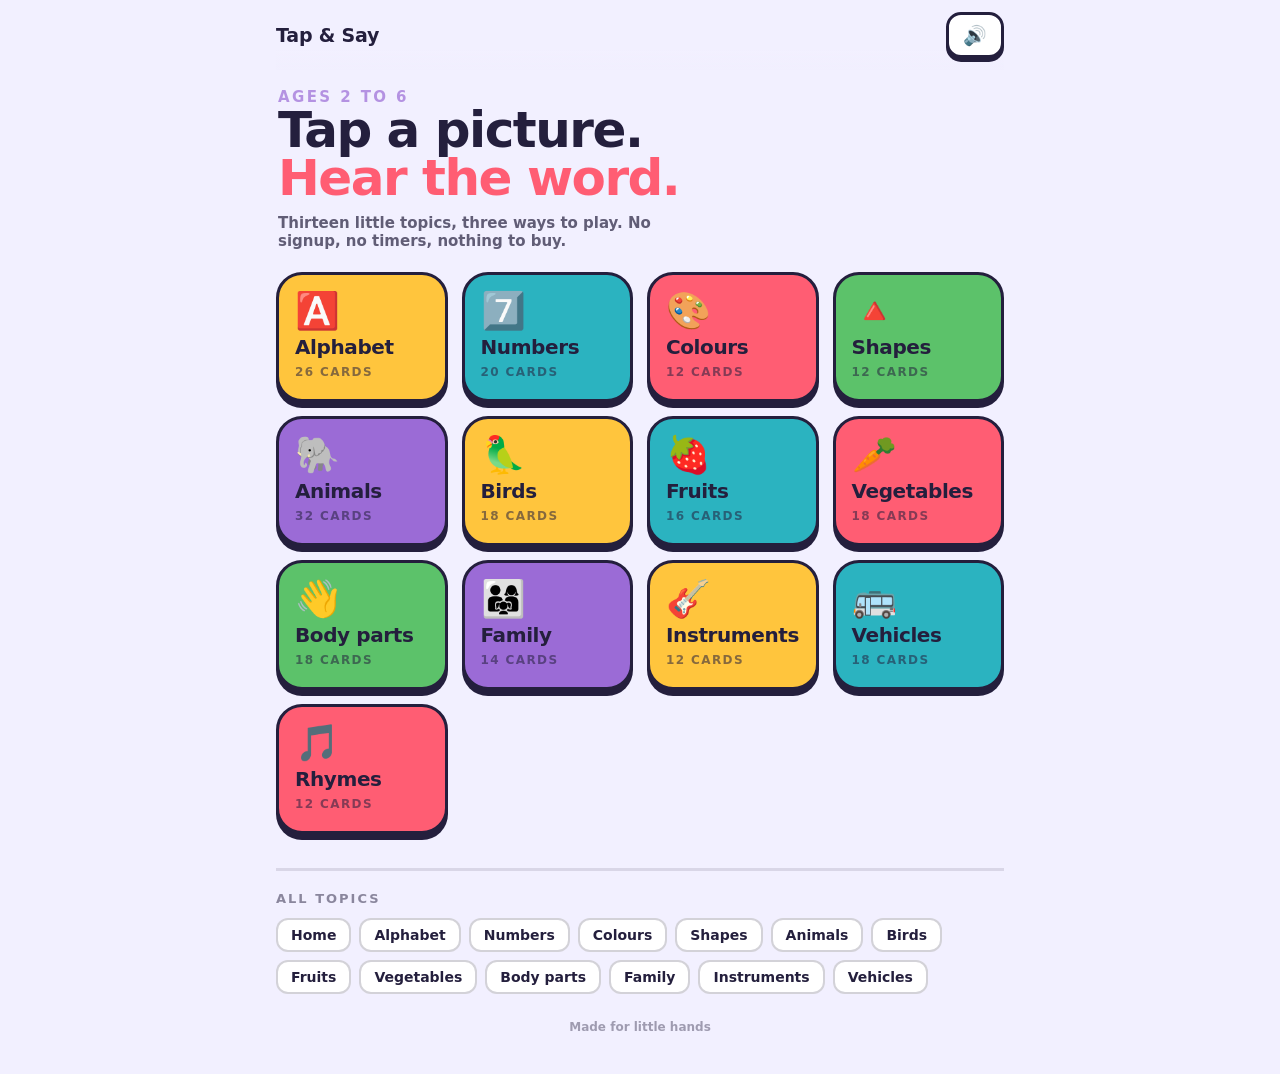
<file: index.html>
<!DOCTYPE html>
<html lang="en">
<head>
<meta charset="utf-8">
<meta name="viewport" content="width=device-width, initial-scale=1, viewport-fit=cover, maximum-scale=5">
<meta name="theme-color" content="#F2F0FF">
<title>Tap & Say — Free picture flashcards for toddlers and preschoolers</title>
<meta name="description" content="Free picture flashcards for toddlers. Tap a picture to hear the word: alphabet, numbers, colours, shapes, animals, fruits and more. No ads, no signup, works offline.">
<link rel="canonical" href="https://taptolearn.netlify.app/">
<meta property="og:type" content="website">
<meta property="og:site_name" content="Tap & Say">
<meta property="og:title" content="Tap & Say — Free picture flashcards for toddlers and preschoolers">
<meta property="og:description" content="Free picture flashcards for toddlers. Tap a picture to hear the word: alphabet, numbers, colours, shapes, animals, fruits and more. No ads, no signup, works offline.">
<meta property="og:url" content="https://taptolearn.netlify.app/">
<meta property="og:image" content="https://taptolearn.netlify.app/og-image.png">
<meta name="twitter:card" content="summary_large_image">
<link rel="icon" href="/favicon.svg" type="image/svg+xml">
<link rel="icon" href="/favicon.ico" sizes="32x32">
<link rel="apple-touch-icon" href="/apple-touch-icon.png">
<link rel="manifest" href="/manifest.webmanifest">
<link rel="stylesheet" href="/assets/style.css">
<script src="/assets/app.js" defer></script>
<script type="application/ld+json">{"@context":"https://schema.org","@type":"WebSite","name":"Tap & Say","url":"https://taptolearn.netlify.app/","description":"Free picture flashcards for toddlers and preschoolers","inLanguage":"en","audience":{"@type":"EducationalAudience","educationalRole":"student"}}</script>
</head>
<body>
<div class="app">
<header class="bar"><p class="t">Tap & Say</p><button class="chip" id="sound" aria-pressed="true" aria-label="Turn sound off">🔊</button></header>
<main id="view">
  <section class="hero">
    <p class="eyebrow">Ages 2 to 6</p>
    <h1>Tap a picture.<br><em>Hear the word.</em></h1>
    <p>Thirteen little topics, three ways to play. No signup, no timers, nothing to buy.</p>
  </section>
  <div class="tiles" id="tiles"></div>
<nav class="topics-foot"><h2>All topics</h2><ul><li><a href="/">Home</a></li><li><a href="/alphabet/">Alphabet</a></li><li><a href="/numbers/">Numbers</a></li><li><a href="/colours/">Colours</a></li><li><a href="/shapes/">Shapes</a></li><li><a href="/animals/">Animals</a></li><li><a href="/birds/">Birds</a></li><li><a href="/fruits/">Fruits</a></li><li><a href="/vegetables/">Vegetables</a></li><li><a href="/body/">Body parts</a></li><li><a href="/family/">Family</a></li><li><a href="/instruments/">Instruments</a></li><li><a href="/vehicles/">Vehicles</a></li></ul></nav>
</main>
<p class="foot">Made for little hands</p>
</div>
</body>
</html>
</file>
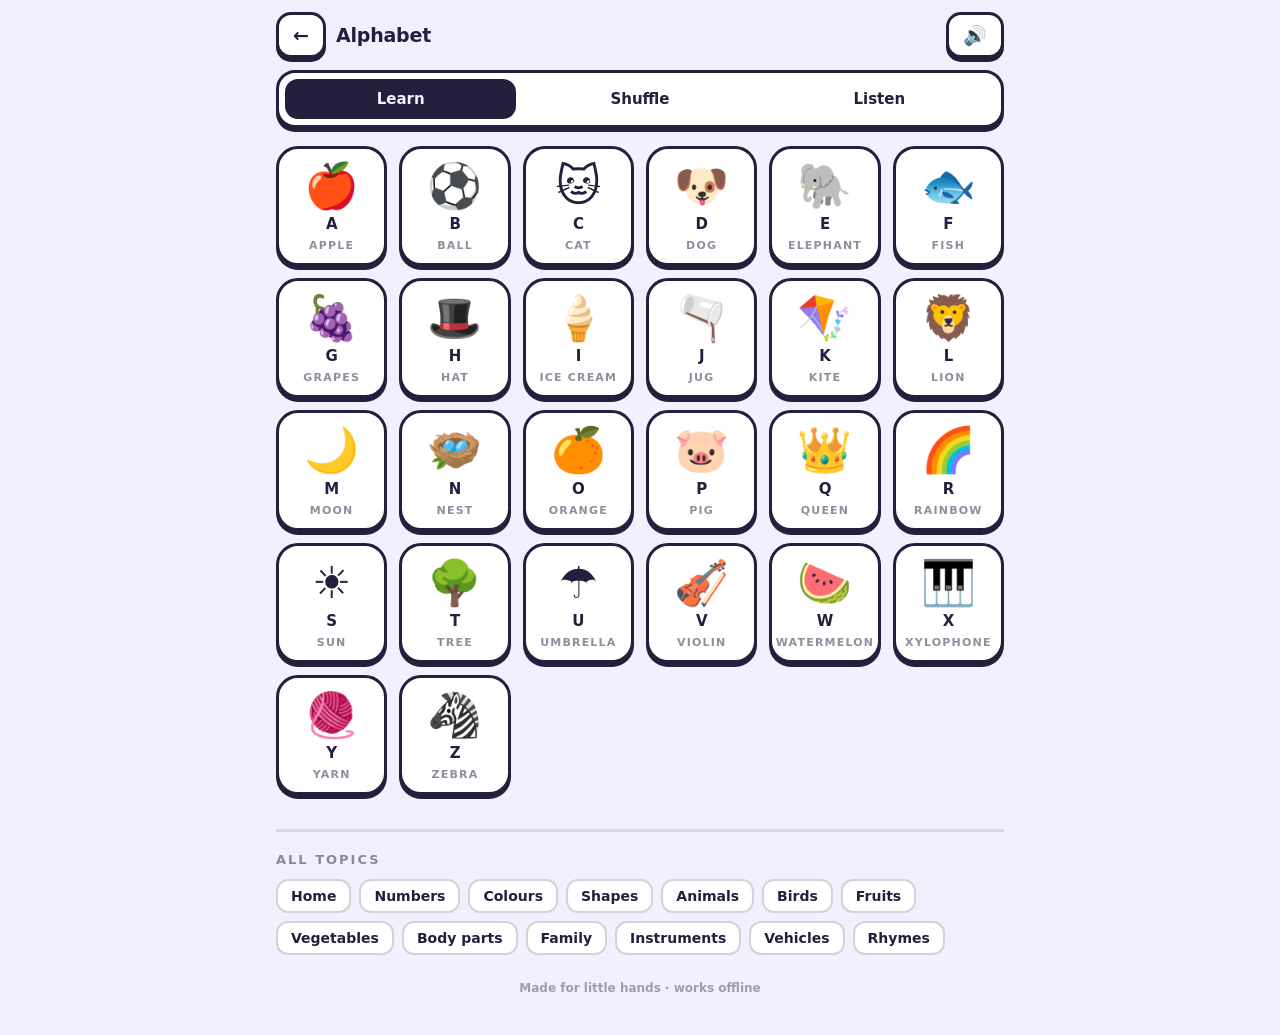
<file: alphabet/index.html>
<!DOCTYPE html>
<html lang="en">
<head>
<meta charset="utf-8">
<meta name="viewport" content="width=device-width, initial-scale=1, viewport-fit=cover, maximum-scale=5">
<meta name="theme-color" content="#F2F0FF">
<title>Learn the alphabet for kids — Tap & Say</title>
<meta name="description" content="Tap each letter from A to Z to hear it said aloud, with a picture word for every letter. Free, no ads, works offline.">
<link rel="canonical" href="https://taptolearn.netlify.app/alphabet/">
<meta property="og:type" content="website">
<meta property="og:site_name" content="Tap & Say">
<meta property="og:title" content="Learn the alphabet for kids — Tap & Say">
<meta property="og:description" content="Tap each letter from A to Z to hear it said aloud, with a picture word for every letter. Free, no ads, works offline.">
<meta property="og:url" content="https://taptolearn.netlify.app/alphabet/">
<meta property="og:image" content="https://taptolearn.netlify.app/og-image.png">
<meta name="twitter:card" content="summary_large_image">
<link rel="icon" href="/favicon.svg" type="image/svg+xml">
<link rel="icon" href="/favicon.ico" sizes="32x32">
<link rel="apple-touch-icon" href="/apple-touch-icon.png">
<link rel="manifest" href="/manifest.webmanifest">
<link rel="stylesheet" href="/assets/style.css">
<script src="/assets/app.js" defer></script>
<script type="application/ld+json">{"@context":"https://schema.org","@type":"LearningResource","name":"Learn the alphabet","description":"Tap each letter from A to Z to hear it said aloud, with a picture word for every letter. Free, no ads, works offline.","url":"https://taptolearn.netlify.app/alphabet/","learningResourceType":"flashcards","educationalLevel":"preschool","typicalAgeRange":"2-6","isAccessibleForFree":true,"inLanguage":"en","isPartOf":{"@type":"WebSite","name":"Tap & Say","url":"https://taptolearn.netlify.app/"}}</script>
</head>
<body data-topic="alphabet">
<div class="app">
<header class="bar"><a class="chip" href="/" aria-label="Back to all topics">←</a><p class="t">Alphabet</p><button class="chip" id="sound" aria-pressed="true" aria-label="Turn sound off">🔊</button></header>
<h1 class="sr">Learn the alphabet</h1>
<main id="view"></main>
<nav class="topics-foot"><h2>All topics</h2><ul><li><a href="/">Home</a></li><li><a href="/numbers/">Numbers</a></li><li><a href="/colours/">Colours</a></li><li><a href="/shapes/">Shapes</a></li><li><a href="/animals/">Animals</a></li><li><a href="/birds/">Birds</a></li><li><a href="/fruits/">Fruits</a></li><li><a href="/vegetables/">Vegetables</a></li><li><a href="/body/">Body parts</a></li><li><a href="/family/">Family</a></li><li><a href="/instruments/">Instruments</a></li><li><a href="/vehicles/">Vehicles</a></li><li><a href="/rhymes/">Rhymes</a></li></ul></nav>
<p class="foot">Made for little hands · works offline</p>
</div>
</body>
</html>
</file>
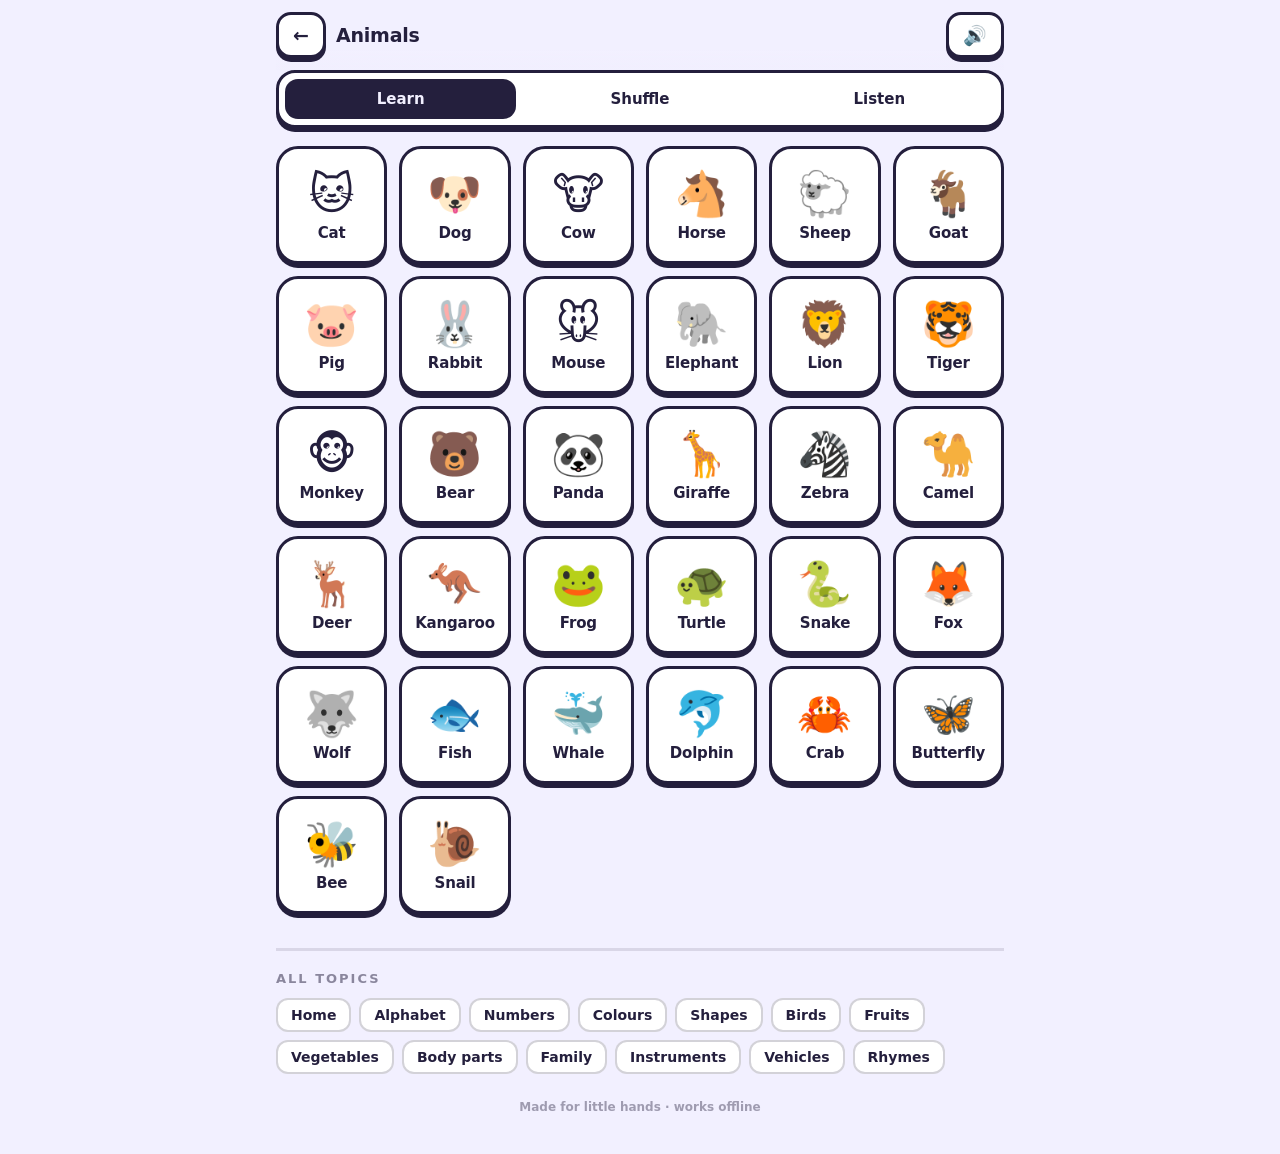
<file: animals/index.html>
<!DOCTYPE html>
<html lang="en">
<head>
<meta charset="utf-8">
<meta name="viewport" content="width=device-width, initial-scale=1, viewport-fit=cover, maximum-scale=5">
<meta name="theme-color" content="#F2F0FF">
<title>Learn animal names for kids — Tap & Say</title>
<meta name="description" content="Thirty-two farm, jungle and sea animals to tap, hear and match. Free animal flashcards for toddlers.">
<link rel="canonical" href="https://taptolearn.netlify.app/animals/">
<meta property="og:type" content="website">
<meta property="og:site_name" content="Tap & Say">
<meta property="og:title" content="Learn animal names for kids — Tap & Say">
<meta property="og:description" content="Thirty-two farm, jungle and sea animals to tap, hear and match. Free animal flashcards for toddlers.">
<meta property="og:url" content="https://taptolearn.netlify.app/animals/">
<meta property="og:image" content="https://taptolearn.netlify.app/og-image.png">
<meta name="twitter:card" content="summary_large_image">
<link rel="icon" href="/favicon.svg" type="image/svg+xml">
<link rel="icon" href="/favicon.ico" sizes="32x32">
<link rel="apple-touch-icon" href="/apple-touch-icon.png">
<link rel="manifest" href="/manifest.webmanifest">
<link rel="stylesheet" href="/assets/style.css">
<script src="/assets/app.js" defer></script>
<script type="application/ld+json">{"@context":"https://schema.org","@type":"LearningResource","name":"Learn animal names","description":"Thirty-two farm, jungle and sea animals to tap, hear and match. Free animal flashcards for toddlers.","url":"https://taptolearn.netlify.app/animals/","learningResourceType":"flashcards","educationalLevel":"preschool","typicalAgeRange":"2-6","isAccessibleForFree":true,"inLanguage":"en","isPartOf":{"@type":"WebSite","name":"Tap & Say","url":"https://taptolearn.netlify.app/"}}</script>
</head>
<body data-topic="animals">
<div class="app">
<header class="bar"><a class="chip" href="/" aria-label="Back to all topics">←</a><p class="t">Animals</p><button class="chip" id="sound" aria-pressed="true" aria-label="Turn sound off">🔊</button></header>
<h1 class="sr">Learn animal names</h1>
<main id="view"></main>
<nav class="topics-foot"><h2>All topics</h2><ul><li><a href="/">Home</a></li><li><a href="/alphabet/">Alphabet</a></li><li><a href="/numbers/">Numbers</a></li><li><a href="/colours/">Colours</a></li><li><a href="/shapes/">Shapes</a></li><li><a href="/birds/">Birds</a></li><li><a href="/fruits/">Fruits</a></li><li><a href="/vegetables/">Vegetables</a></li><li><a href="/body/">Body parts</a></li><li><a href="/family/">Family</a></li><li><a href="/instruments/">Instruments</a></li><li><a href="/vehicles/">Vehicles</a></li><li><a href="/rhymes/">Rhymes</a></li></ul></nav>
<p class="foot">Made for little hands · works offline</p>
</div>
</body>
</html>
</file>
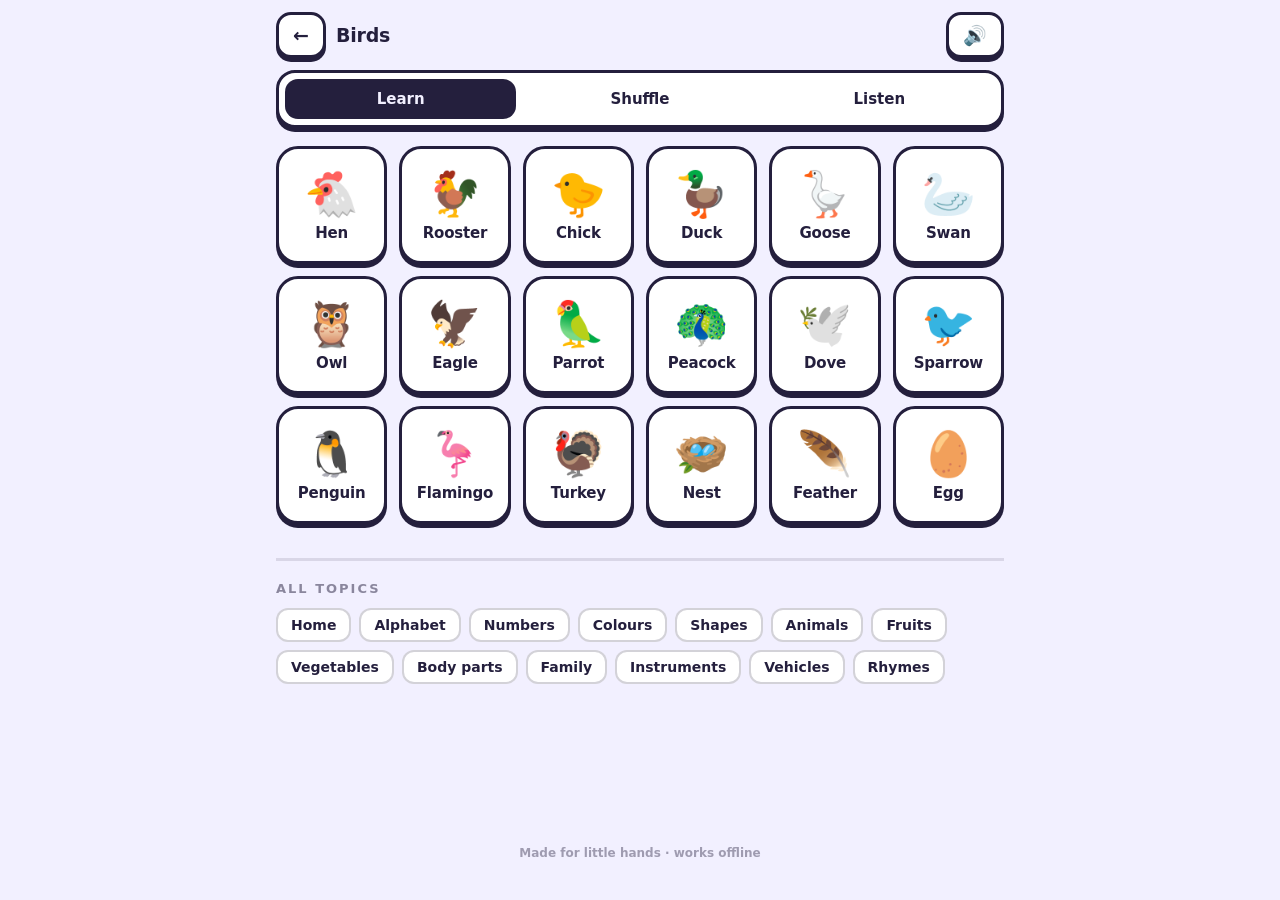
<file: birds/index.html>
<!DOCTYPE html>
<html lang="en">
<head>
<meta charset="utf-8">
<meta name="viewport" content="width=device-width, initial-scale=1, viewport-fit=cover, maximum-scale=5">
<meta name="theme-color" content="#F2F0FF">
<title>Learn bird names for kids — Tap & Say</title>
<meta name="description" content="Hen, owl, parrot, peacock and more birds to name and listen to. Simple picture flashcards for kids.">
<link rel="canonical" href="https://taptolearn.netlify.app/birds/">
<meta property="og:type" content="website">
<meta property="og:site_name" content="Tap & Say">
<meta property="og:title" content="Learn bird names for kids — Tap & Say">
<meta property="og:description" content="Hen, owl, parrot, peacock and more birds to name and listen to. Simple picture flashcards for kids.">
<meta property="og:url" content="https://taptolearn.netlify.app/birds/">
<meta property="og:image" content="https://taptolearn.netlify.app/og-image.png">
<meta name="twitter:card" content="summary_large_image">
<link rel="icon" href="/favicon.svg" type="image/svg+xml">
<link rel="icon" href="/favicon.ico" sizes="32x32">
<link rel="apple-touch-icon" href="/apple-touch-icon.png">
<link rel="manifest" href="/manifest.webmanifest">
<link rel="stylesheet" href="/assets/style.css">
<script src="/assets/app.js" defer></script>
<script type="application/ld+json">{"@context":"https://schema.org","@type":"LearningResource","name":"Learn bird names","description":"Hen, owl, parrot, peacock and more birds to name and listen to. Simple picture flashcards for kids.","url":"https://taptolearn.netlify.app/birds/","learningResourceType":"flashcards","educationalLevel":"preschool","typicalAgeRange":"2-6","isAccessibleForFree":true,"inLanguage":"en","isPartOf":{"@type":"WebSite","name":"Tap & Say","url":"https://taptolearn.netlify.app/"}}</script>
</head>
<body data-topic="birds">
<div class="app">
<header class="bar"><a class="chip" href="/" aria-label="Back to all topics">←</a><p class="t">Birds</p><button class="chip" id="sound" aria-pressed="true" aria-label="Turn sound off">🔊</button></header>
<h1 class="sr">Learn bird names</h1>
<main id="view"></main>
<nav class="topics-foot"><h2>All topics</h2><ul><li><a href="/">Home</a></li><li><a href="/alphabet/">Alphabet</a></li><li><a href="/numbers/">Numbers</a></li><li><a href="/colours/">Colours</a></li><li><a href="/shapes/">Shapes</a></li><li><a href="/animals/">Animals</a></li><li><a href="/fruits/">Fruits</a></li><li><a href="/vegetables/">Vegetables</a></li><li><a href="/body/">Body parts</a></li><li><a href="/family/">Family</a></li><li><a href="/instruments/">Instruments</a></li><li><a href="/vehicles/">Vehicles</a></li><li><a href="/rhymes/">Rhymes</a></li></ul></nav>
<p class="foot">Made for little hands · works offline</p>
</div>
</body>
</html>
</file>
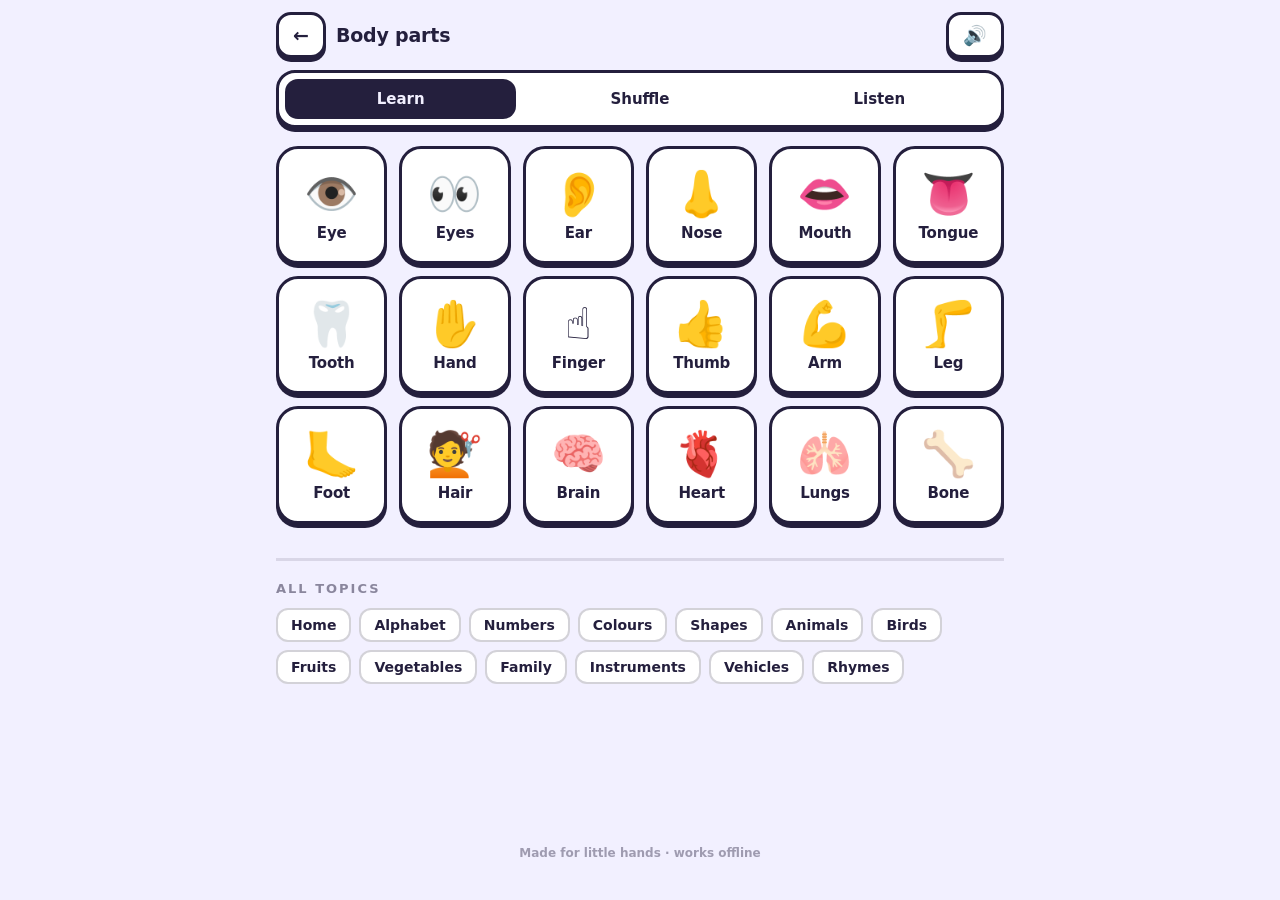
<file: body/index.html>
<!DOCTYPE html>
<html lang="en">
<head>
<meta charset="utf-8">
<meta name="viewport" content="width=device-width, initial-scale=1, viewport-fit=cover, maximum-scale=5">
<meta name="theme-color" content="#F2F0FF">
<title>Learn body parts for kids — Tap & Say</title>
<meta name="description" content="Eye, ear, nose, hand and more body parts for children to point to and name. Free and simple to use.">
<link rel="canonical" href="https://taptolearn.netlify.app/body/">
<meta property="og:type" content="website">
<meta property="og:site_name" content="Tap & Say">
<meta property="og:title" content="Learn body parts for kids — Tap & Say">
<meta property="og:description" content="Eye, ear, nose, hand and more body parts for children to point to and name. Free and simple to use.">
<meta property="og:url" content="https://taptolearn.netlify.app/body/">
<meta property="og:image" content="https://taptolearn.netlify.app/og-image.png">
<meta name="twitter:card" content="summary_large_image">
<link rel="icon" href="/favicon.svg" type="image/svg+xml">
<link rel="icon" href="/favicon.ico" sizes="32x32">
<link rel="apple-touch-icon" href="/apple-touch-icon.png">
<link rel="manifest" href="/manifest.webmanifest">
<link rel="stylesheet" href="/assets/style.css">
<script src="/assets/app.js" defer></script>
<script type="application/ld+json">{"@context":"https://schema.org","@type":"LearningResource","name":"Learn body parts","description":"Eye, ear, nose, hand and more body parts for children to point to and name. Free and simple to use.","url":"https://taptolearn.netlify.app/body/","learningResourceType":"flashcards","educationalLevel":"preschool","typicalAgeRange":"2-6","isAccessibleForFree":true,"inLanguage":"en","isPartOf":{"@type":"WebSite","name":"Tap & Say","url":"https://taptolearn.netlify.app/"}}</script>
</head>
<body data-topic="body">
<div class="app">
<header class="bar"><a class="chip" href="/" aria-label="Back to all topics">←</a><p class="t">Body parts</p><button class="chip" id="sound" aria-pressed="true" aria-label="Turn sound off">🔊</button></header>
<h1 class="sr">Learn body parts</h1>
<main id="view"></main>
<nav class="topics-foot"><h2>All topics</h2><ul><li><a href="/">Home</a></li><li><a href="/alphabet/">Alphabet</a></li><li><a href="/numbers/">Numbers</a></li><li><a href="/colours/">Colours</a></li><li><a href="/shapes/">Shapes</a></li><li><a href="/animals/">Animals</a></li><li><a href="/birds/">Birds</a></li><li><a href="/fruits/">Fruits</a></li><li><a href="/vegetables/">Vegetables</a></li><li><a href="/family/">Family</a></li><li><a href="/instruments/">Instruments</a></li><li><a href="/vehicles/">Vehicles</a></li><li><a href="/rhymes/">Rhymes</a></li></ul></nav>
<p class="foot">Made for little hands · works offline</p>
</div>
</body>
</html>
</file>
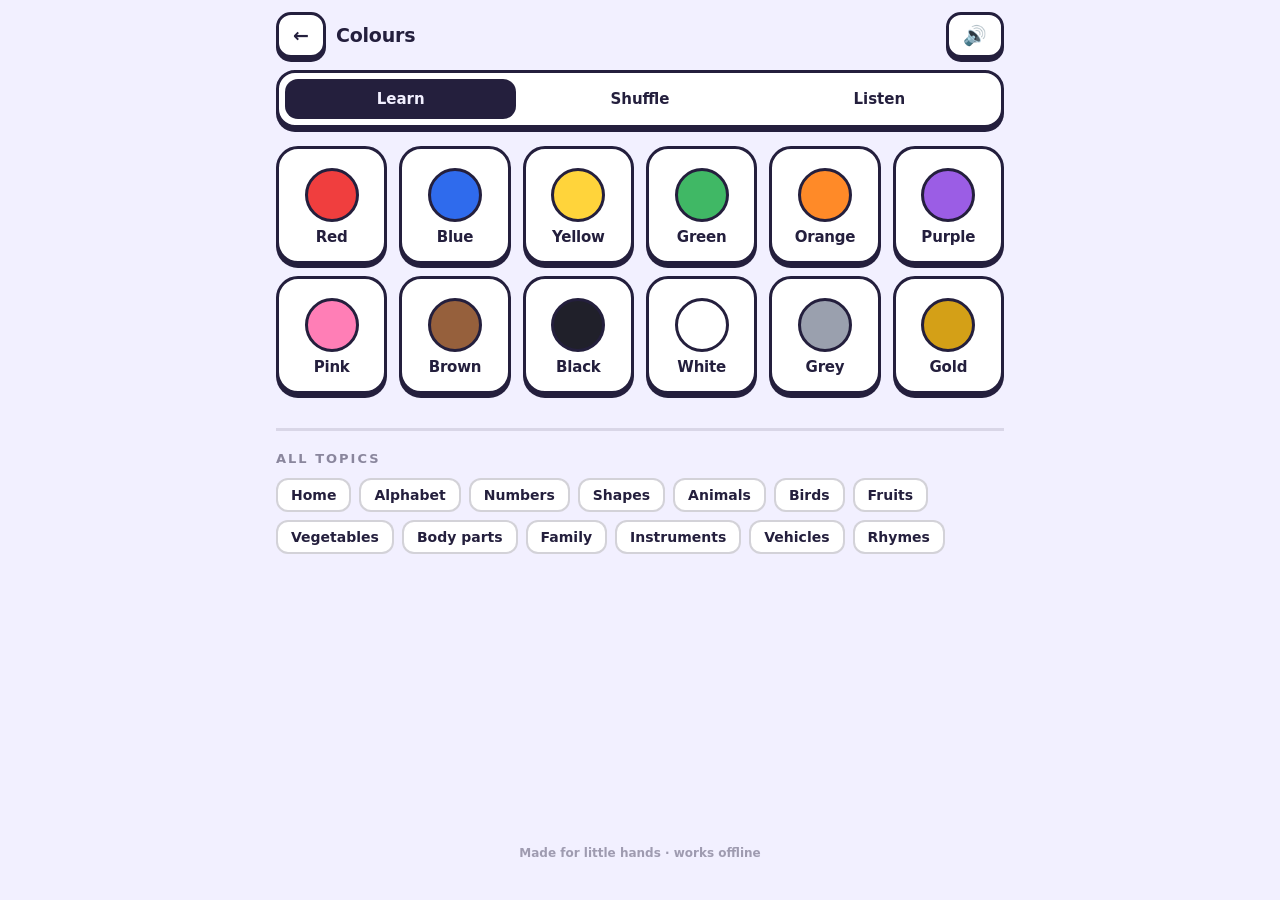
<file: colours/index.html>
<!DOCTYPE html>
<html lang="en">
<head>
<meta charset="utf-8">
<meta name="viewport" content="width=device-width, initial-scale=1, viewport-fit=cover, maximum-scale=5">
<meta name="theme-color" content="#F2F0FF">
<title>Learn colours for kids — Tap & Say</title>
<meta name="description" content="Twelve colours to name, match and listen to. A simple first colours activity for toddlers and preschoolers.">
<link rel="canonical" href="https://taptolearn.netlify.app/colours/">
<meta property="og:type" content="website">
<meta property="og:site_name" content="Tap & Say">
<meta property="og:title" content="Learn colours for kids — Tap & Say">
<meta property="og:description" content="Twelve colours to name, match and listen to. A simple first colours activity for toddlers and preschoolers.">
<meta property="og:url" content="https://taptolearn.netlify.app/colours/">
<meta property="og:image" content="https://taptolearn.netlify.app/og-image.png">
<meta name="twitter:card" content="summary_large_image">
<link rel="icon" href="/favicon.svg" type="image/svg+xml">
<link rel="icon" href="/favicon.ico" sizes="32x32">
<link rel="apple-touch-icon" href="/apple-touch-icon.png">
<link rel="manifest" href="/manifest.webmanifest">
<link rel="stylesheet" href="/assets/style.css">
<script src="/assets/app.js" defer></script>
<script type="application/ld+json">{"@context":"https://schema.org","@type":"LearningResource","name":"Learn colours","description":"Twelve colours to name, match and listen to. A simple first colours activity for toddlers and preschoolers.","url":"https://taptolearn.netlify.app/colours/","learningResourceType":"flashcards","educationalLevel":"preschool","typicalAgeRange":"2-6","isAccessibleForFree":true,"inLanguage":"en","isPartOf":{"@type":"WebSite","name":"Tap & Say","url":"https://taptolearn.netlify.app/"}}</script>
</head>
<body data-topic="colours">
<div class="app">
<header class="bar"><a class="chip" href="/" aria-label="Back to all topics">←</a><p class="t">Colours</p><button class="chip" id="sound" aria-pressed="true" aria-label="Turn sound off">🔊</button></header>
<h1 class="sr">Learn colours</h1>
<main id="view"></main>
<nav class="topics-foot"><h2>All topics</h2><ul><li><a href="/">Home</a></li><li><a href="/alphabet/">Alphabet</a></li><li><a href="/numbers/">Numbers</a></li><li><a href="/shapes/">Shapes</a></li><li><a href="/animals/">Animals</a></li><li><a href="/birds/">Birds</a></li><li><a href="/fruits/">Fruits</a></li><li><a href="/vegetables/">Vegetables</a></li><li><a href="/body/">Body parts</a></li><li><a href="/family/">Family</a></li><li><a href="/instruments/">Instruments</a></li><li><a href="/vehicles/">Vehicles</a></li><li><a href="/rhymes/">Rhymes</a></li></ul></nav>
<p class="foot">Made for little hands · works offline</p>
</div>
</body>
</html>
</file>
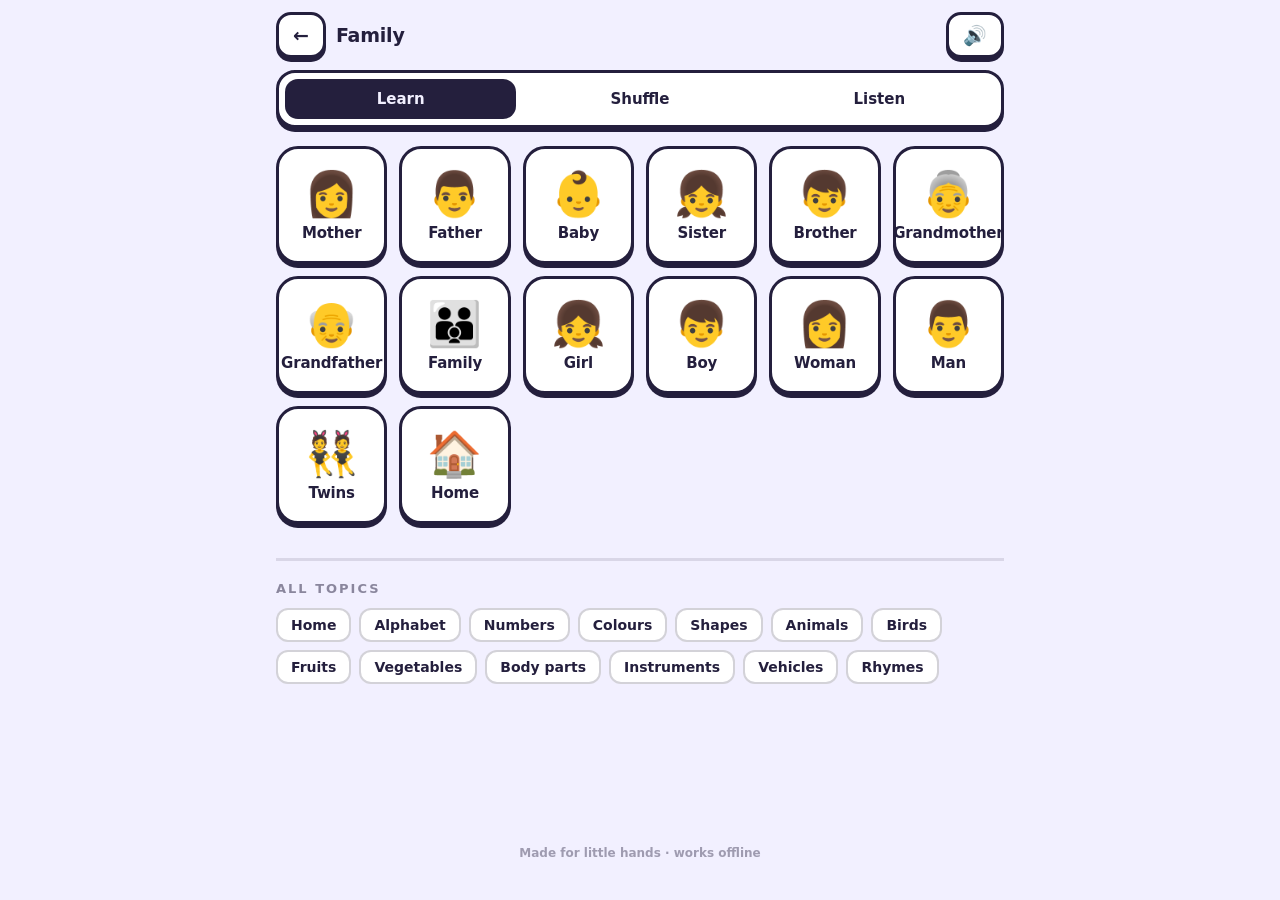
<file: family/index.html>
<!DOCTYPE html>
<html lang="en">
<head>
<meta charset="utf-8">
<meta name="viewport" content="width=device-width, initial-scale=1, viewport-fit=cover, maximum-scale=5">
<meta name="theme-color" content="#F2F0FF">
<title>Learn family words for kids — Tap & Say</title>
<meta name="description" content="Mother, father, sister, brother and more family words for toddlers, each said aloud with a picture.">
<link rel="canonical" href="https://taptolearn.netlify.app/family/">
<meta property="og:type" content="website">
<meta property="og:site_name" content="Tap & Say">
<meta property="og:title" content="Learn family words for kids — Tap & Say">
<meta property="og:description" content="Mother, father, sister, brother and more family words for toddlers, each said aloud with a picture.">
<meta property="og:url" content="https://taptolearn.netlify.app/family/">
<meta property="og:image" content="https://taptolearn.netlify.app/og-image.png">
<meta name="twitter:card" content="summary_large_image">
<link rel="icon" href="/favicon.svg" type="image/svg+xml">
<link rel="icon" href="/favicon.ico" sizes="32x32">
<link rel="apple-touch-icon" href="/apple-touch-icon.png">
<link rel="manifest" href="/manifest.webmanifest">
<link rel="stylesheet" href="/assets/style.css">
<script src="/assets/app.js" defer></script>
<script type="application/ld+json">{"@context":"https://schema.org","@type":"LearningResource","name":"Learn family words","description":"Mother, father, sister, brother and more family words for toddlers, each said aloud with a picture.","url":"https://taptolearn.netlify.app/family/","learningResourceType":"flashcards","educationalLevel":"preschool","typicalAgeRange":"2-6","isAccessibleForFree":true,"inLanguage":"en","isPartOf":{"@type":"WebSite","name":"Tap & Say","url":"https://taptolearn.netlify.app/"}}</script>
</head>
<body data-topic="family">
<div class="app">
<header class="bar"><a class="chip" href="/" aria-label="Back to all topics">←</a><p class="t">Family</p><button class="chip" id="sound" aria-pressed="true" aria-label="Turn sound off">🔊</button></header>
<h1 class="sr">Learn family words</h1>
<main id="view"></main>
<nav class="topics-foot"><h2>All topics</h2><ul><li><a href="/">Home</a></li><li><a href="/alphabet/">Alphabet</a></li><li><a href="/numbers/">Numbers</a></li><li><a href="/colours/">Colours</a></li><li><a href="/shapes/">Shapes</a></li><li><a href="/animals/">Animals</a></li><li><a href="/birds/">Birds</a></li><li><a href="/fruits/">Fruits</a></li><li><a href="/vegetables/">Vegetables</a></li><li><a href="/body/">Body parts</a></li><li><a href="/instruments/">Instruments</a></li><li><a href="/vehicles/">Vehicles</a></li><li><a href="/rhymes/">Rhymes</a></li></ul></nav>
<p class="foot">Made for little hands · works offline</p>
</div>
</body>
</html>
</file>
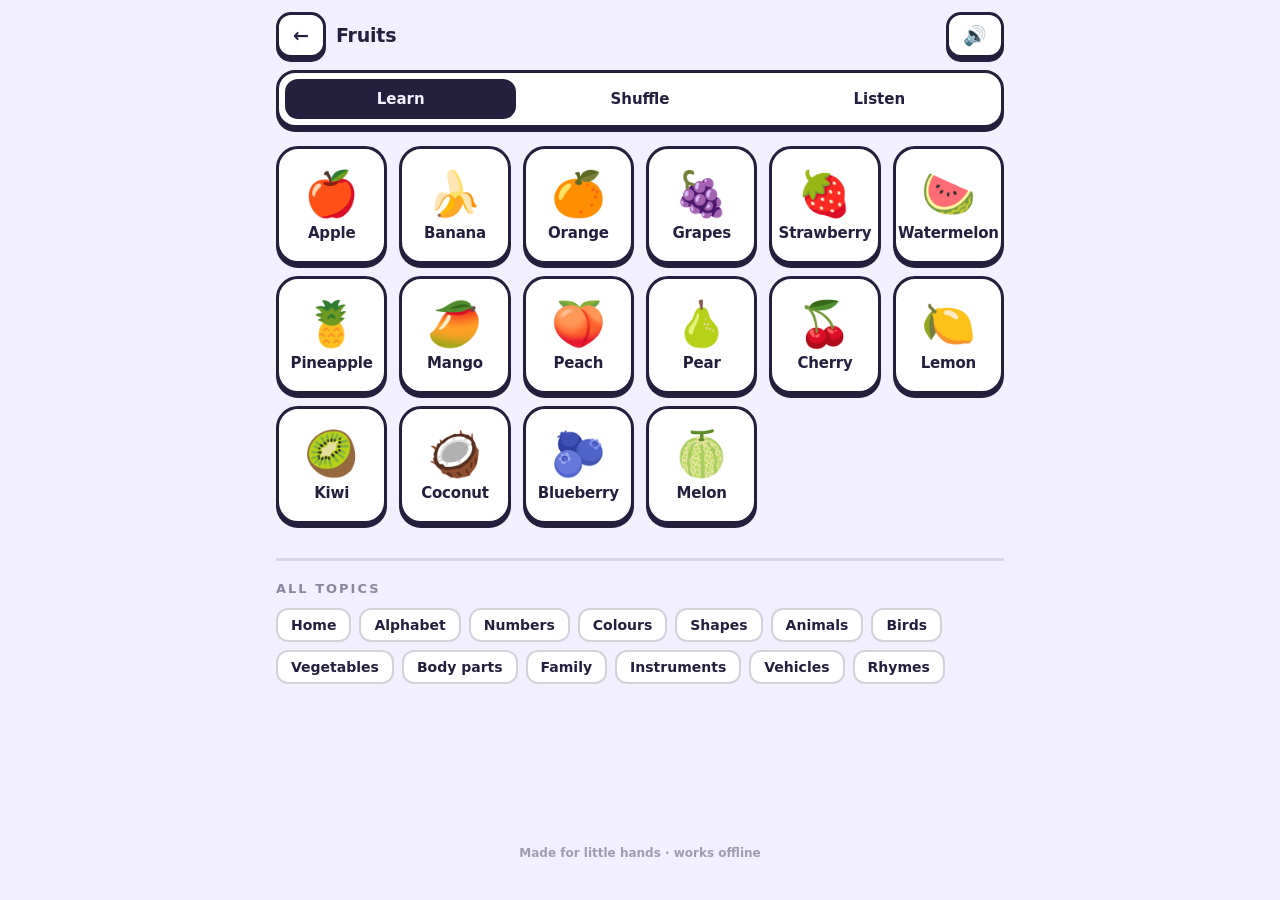
<file: fruits/index.html>
<!DOCTYPE html>
<html lang="en">
<head>
<meta charset="utf-8">
<meta name="viewport" content="width=device-width, initial-scale=1, viewport-fit=cover, maximum-scale=5">
<meta name="theme-color" content="#F2F0FF">
<title>Learn fruit names for kids — Tap & Say</title>
<meta name="description" content="Sixteen fruits to tap, hear and match, from apple to watermelon. Free first-words practice for toddlers.">
<link rel="canonical" href="https://taptolearn.netlify.app/fruits/">
<meta property="og:type" content="website">
<meta property="og:site_name" content="Tap & Say">
<meta property="og:title" content="Learn fruit names for kids — Tap & Say">
<meta property="og:description" content="Sixteen fruits to tap, hear and match, from apple to watermelon. Free first-words practice for toddlers.">
<meta property="og:url" content="https://taptolearn.netlify.app/fruits/">
<meta property="og:image" content="https://taptolearn.netlify.app/og-image.png">
<meta name="twitter:card" content="summary_large_image">
<link rel="icon" href="/favicon.svg" type="image/svg+xml">
<link rel="icon" href="/favicon.ico" sizes="32x32">
<link rel="apple-touch-icon" href="/apple-touch-icon.png">
<link rel="manifest" href="/manifest.webmanifest">
<link rel="stylesheet" href="/assets/style.css">
<script src="/assets/app.js" defer></script>
<script type="application/ld+json">{"@context":"https://schema.org","@type":"LearningResource","name":"Learn fruit names","description":"Sixteen fruits to tap, hear and match, from apple to watermelon. Free first-words practice for toddlers.","url":"https://taptolearn.netlify.app/fruits/","learningResourceType":"flashcards","educationalLevel":"preschool","typicalAgeRange":"2-6","isAccessibleForFree":true,"inLanguage":"en","isPartOf":{"@type":"WebSite","name":"Tap & Say","url":"https://taptolearn.netlify.app/"}}</script>
</head>
<body data-topic="fruits">
<div class="app">
<header class="bar"><a class="chip" href="/" aria-label="Back to all topics">←</a><p class="t">Fruits</p><button class="chip" id="sound" aria-pressed="true" aria-label="Turn sound off">🔊</button></header>
<h1 class="sr">Learn fruit names</h1>
<main id="view"></main>
<nav class="topics-foot"><h2>All topics</h2><ul><li><a href="/">Home</a></li><li><a href="/alphabet/">Alphabet</a></li><li><a href="/numbers/">Numbers</a></li><li><a href="/colours/">Colours</a></li><li><a href="/shapes/">Shapes</a></li><li><a href="/animals/">Animals</a></li><li><a href="/birds/">Birds</a></li><li><a href="/vegetables/">Vegetables</a></li><li><a href="/body/">Body parts</a></li><li><a href="/family/">Family</a></li><li><a href="/instruments/">Instruments</a></li><li><a href="/vehicles/">Vehicles</a></li><li><a href="/rhymes/">Rhymes</a></li></ul></nav>
<p class="foot">Made for little hands · works offline</p>
</div>
</body>
</html>
</file>
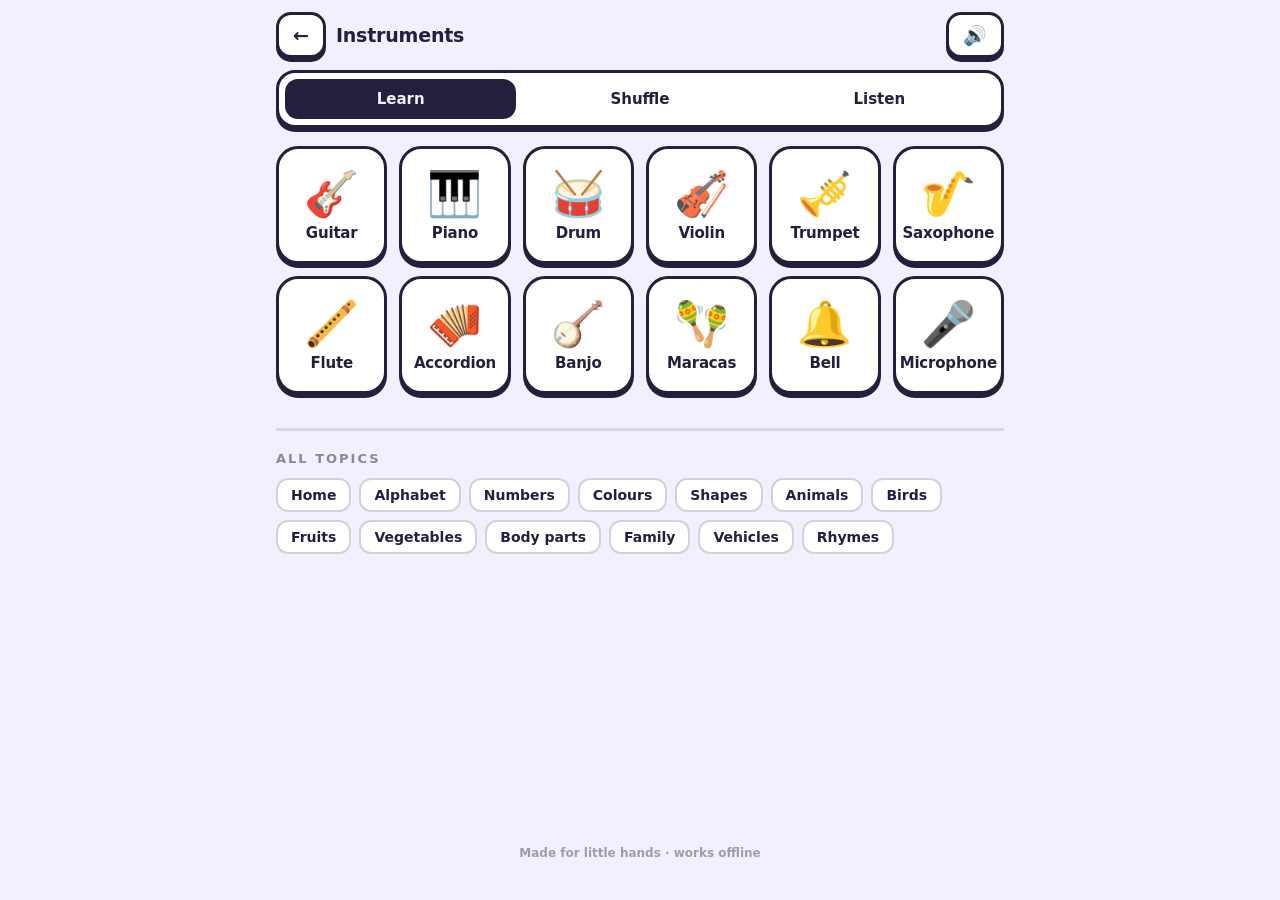
<file: instruments/index.html>
<!DOCTYPE html>
<html lang="en">
<head>
<meta charset="utf-8">
<meta name="viewport" content="width=device-width, initial-scale=1, viewport-fit=cover, maximum-scale=5">
<meta name="theme-color" content="#F2F0FF">
<title>Learn musical instruments for kids — Tap & Say</title>
<meta name="description" content="Guitar, drum, piano, violin and more instruments to name and match. Free music vocabulary for kids.">
<link rel="canonical" href="https://taptolearn.netlify.app/instruments/">
<meta property="og:type" content="website">
<meta property="og:site_name" content="Tap & Say">
<meta property="og:title" content="Learn musical instruments for kids — Tap & Say">
<meta property="og:description" content="Guitar, drum, piano, violin and more instruments to name and match. Free music vocabulary for kids.">
<meta property="og:url" content="https://taptolearn.netlify.app/instruments/">
<meta property="og:image" content="https://taptolearn.netlify.app/og-image.png">
<meta name="twitter:card" content="summary_large_image">
<link rel="icon" href="/favicon.svg" type="image/svg+xml">
<link rel="icon" href="/favicon.ico" sizes="32x32">
<link rel="apple-touch-icon" href="/apple-touch-icon.png">
<link rel="manifest" href="/manifest.webmanifest">
<link rel="stylesheet" href="/assets/style.css">
<script src="/assets/app.js" defer></script>
<script type="application/ld+json">{"@context":"https://schema.org","@type":"LearningResource","name":"Learn musical instruments","description":"Guitar, drum, piano, violin and more instruments to name and match. Free music vocabulary for kids.","url":"https://taptolearn.netlify.app/instruments/","learningResourceType":"flashcards","educationalLevel":"preschool","typicalAgeRange":"2-6","isAccessibleForFree":true,"inLanguage":"en","isPartOf":{"@type":"WebSite","name":"Tap & Say","url":"https://taptolearn.netlify.app/"}}</script>
</head>
<body data-topic="instruments">
<div class="app">
<header class="bar"><a class="chip" href="/" aria-label="Back to all topics">←</a><p class="t">Instruments</p><button class="chip" id="sound" aria-pressed="true" aria-label="Turn sound off">🔊</button></header>
<h1 class="sr">Learn musical instruments</h1>
<main id="view"></main>
<nav class="topics-foot"><h2>All topics</h2><ul><li><a href="/">Home</a></li><li><a href="/alphabet/">Alphabet</a></li><li><a href="/numbers/">Numbers</a></li><li><a href="/colours/">Colours</a></li><li><a href="/shapes/">Shapes</a></li><li><a href="/animals/">Animals</a></li><li><a href="/birds/">Birds</a></li><li><a href="/fruits/">Fruits</a></li><li><a href="/vegetables/">Vegetables</a></li><li><a href="/body/">Body parts</a></li><li><a href="/family/">Family</a></li><li><a href="/vehicles/">Vehicles</a></li><li><a href="/rhymes/">Rhymes</a></li></ul></nav>
<p class="foot">Made for little hands · works offline</p>
</div>
</body>
</html>
</file>
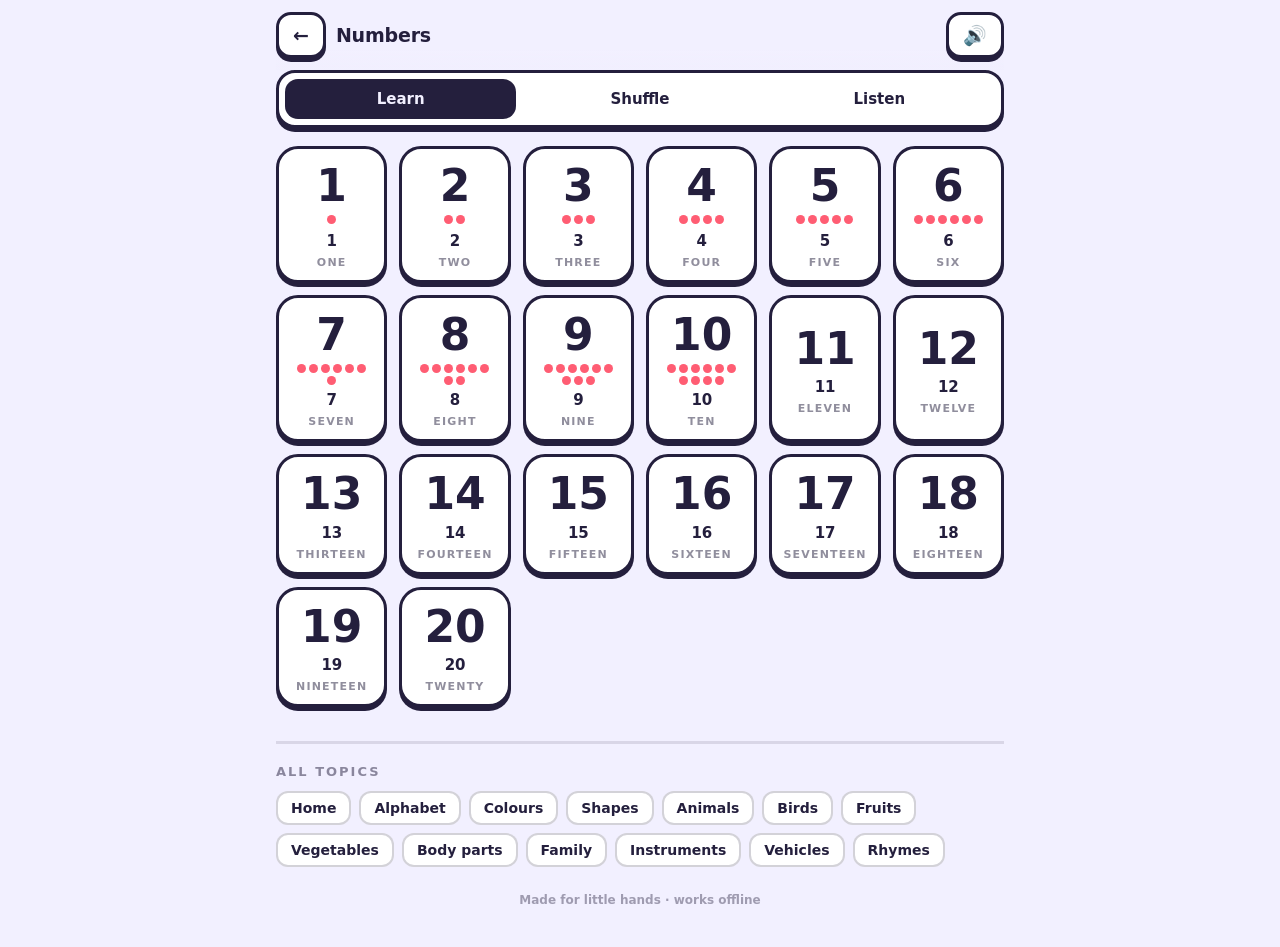
<file: numbers/index.html>
<!DOCTYPE html>
<html lang="en">
<head>
<meta charset="utf-8">
<meta name="viewport" content="width=device-width, initial-scale=1, viewport-fit=cover, maximum-scale=5">
<meta name="theme-color" content="#F2F0FF">
<title>Learn numbers 1 to 20 for kids — Tap & Say</title>
<meta name="description" content="Count from one to twenty with dots to count and a voice that says each number. Free counting practice for toddlers.">
<link rel="canonical" href="https://taptolearn.netlify.app/numbers/">
<meta property="og:type" content="website">
<meta property="og:site_name" content="Tap & Say">
<meta property="og:title" content="Learn numbers 1 to 20 for kids — Tap & Say">
<meta property="og:description" content="Count from one to twenty with dots to count and a voice that says each number. Free counting practice for toddlers.">
<meta property="og:url" content="https://taptolearn.netlify.app/numbers/">
<meta property="og:image" content="https://taptolearn.netlify.app/og-image.png">
<meta name="twitter:card" content="summary_large_image">
<link rel="icon" href="/favicon.svg" type="image/svg+xml">
<link rel="icon" href="/favicon.ico" sizes="32x32">
<link rel="apple-touch-icon" href="/apple-touch-icon.png">
<link rel="manifest" href="/manifest.webmanifest">
<link rel="stylesheet" href="/assets/style.css">
<script src="/assets/app.js" defer></script>
<script type="application/ld+json">{"@context":"https://schema.org","@type":"LearningResource","name":"Learn numbers 1 to 20","description":"Count from one to twenty with dots to count and a voice that says each number. Free counting practice for toddlers.","url":"https://taptolearn.netlify.app/numbers/","learningResourceType":"flashcards","educationalLevel":"preschool","typicalAgeRange":"2-6","isAccessibleForFree":true,"inLanguage":"en","isPartOf":{"@type":"WebSite","name":"Tap & Say","url":"https://taptolearn.netlify.app/"}}</script>
</head>
<body data-topic="numbers">
<div class="app">
<header class="bar"><a class="chip" href="/" aria-label="Back to all topics">←</a><p class="t">Numbers</p><button class="chip" id="sound" aria-pressed="true" aria-label="Turn sound off">🔊</button></header>
<h1 class="sr">Learn numbers 1 to 20</h1>
<main id="view"></main>
<nav class="topics-foot"><h2>All topics</h2><ul><li><a href="/">Home</a></li><li><a href="/alphabet/">Alphabet</a></li><li><a href="/colours/">Colours</a></li><li><a href="/shapes/">Shapes</a></li><li><a href="/animals/">Animals</a></li><li><a href="/birds/">Birds</a></li><li><a href="/fruits/">Fruits</a></li><li><a href="/vegetables/">Vegetables</a></li><li><a href="/body/">Body parts</a></li><li><a href="/family/">Family</a></li><li><a href="/instruments/">Instruments</a></li><li><a href="/vehicles/">Vehicles</a></li><li><a href="/rhymes/">Rhymes</a></li></ul></nav>
<p class="foot">Made for little hands · works offline</p>
</div>
</body>
</html>
</file>
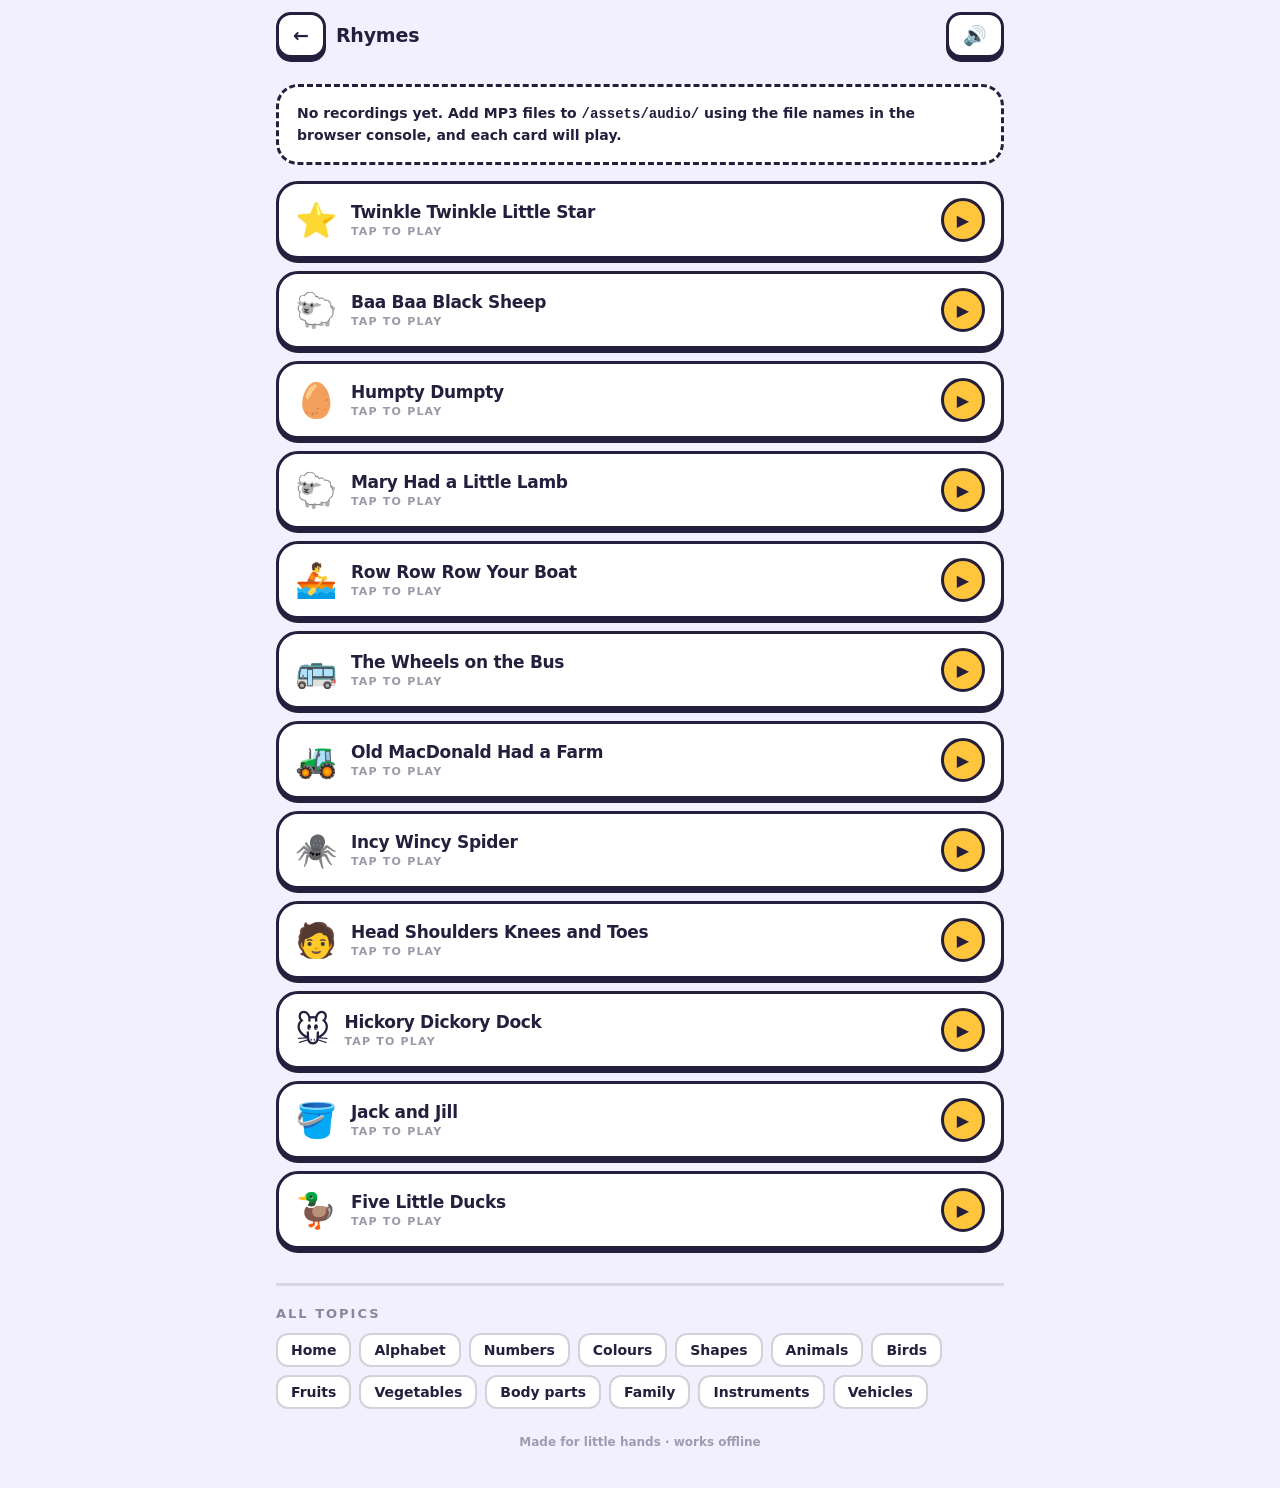
<file: rhymes/index.html>
<!DOCTYPE html>
<html lang="en">
<head>
<meta charset="utf-8">
<meta name="viewport" content="width=device-width, initial-scale=1, viewport-fit=cover, maximum-scale=5">
<meta name="theme-color" content="#F2F0FF">
<title>Nursery rhymes to sing along for kids — Tap & Say</title>
<meta name="description" content="A sing-along list of classic nursery rhymes for toddlers and preschoolers.">
<link rel="canonical" href="https://taptolearn.netlify.app/rhymes/">
<meta property="og:type" content="website">
<meta property="og:site_name" content="Tap & Say">
<meta property="og:title" content="Nursery rhymes to sing along for kids — Tap & Say">
<meta property="og:description" content="A sing-along list of classic nursery rhymes for toddlers and preschoolers.">
<meta property="og:url" content="https://taptolearn.netlify.app/rhymes/">
<meta property="og:image" content="https://taptolearn.netlify.app/og-image.png">
<meta name="twitter:card" content="summary_large_image">
<link rel="icon" href="/favicon.svg" type="image/svg+xml">
<link rel="icon" href="/favicon.ico" sizes="32x32">
<link rel="apple-touch-icon" href="/apple-touch-icon.png">
<link rel="manifest" href="/manifest.webmanifest">
<link rel="stylesheet" href="/assets/style.css">
<script src="/assets/app.js" defer></script>
<script type="application/ld+json">{"@context":"https://schema.org","@type":"LearningResource","name":"Nursery rhymes to sing along","description":"A sing-along list of classic nursery rhymes for toddlers and preschoolers.","url":"https://taptolearn.netlify.app/rhymes/","learningResourceType":"flashcards","educationalLevel":"preschool","typicalAgeRange":"2-6","isAccessibleForFree":true,"inLanguage":"en","isPartOf":{"@type":"WebSite","name":"Tap & Say","url":"https://taptolearn.netlify.app/"}}</script>
</head>
<body data-topic="rhymes">
<div class="app">
<header class="bar"><a class="chip" href="/" aria-label="Back to all topics">←</a><p class="t">Rhymes</p><button class="chip" id="sound" aria-pressed="true" aria-label="Turn sound off">🔊</button></header>
<h1 class="sr">Nursery rhymes to sing along</h1>
<main id="view"></main>
<nav class="topics-foot"><h2>All topics</h2><ul><li><a href="/">Home</a></li><li><a href="/alphabet/">Alphabet</a></li><li><a href="/numbers/">Numbers</a></li><li><a href="/colours/">Colours</a></li><li><a href="/shapes/">Shapes</a></li><li><a href="/animals/">Animals</a></li><li><a href="/birds/">Birds</a></li><li><a href="/fruits/">Fruits</a></li><li><a href="/vegetables/">Vegetables</a></li><li><a href="/body/">Body parts</a></li><li><a href="/family/">Family</a></li><li><a href="/instruments/">Instruments</a></li><li><a href="/vehicles/">Vehicles</a></li></ul></nav>
<p class="foot">Made for little hands · works offline</p>
</div>
</body>
</html>
</file>
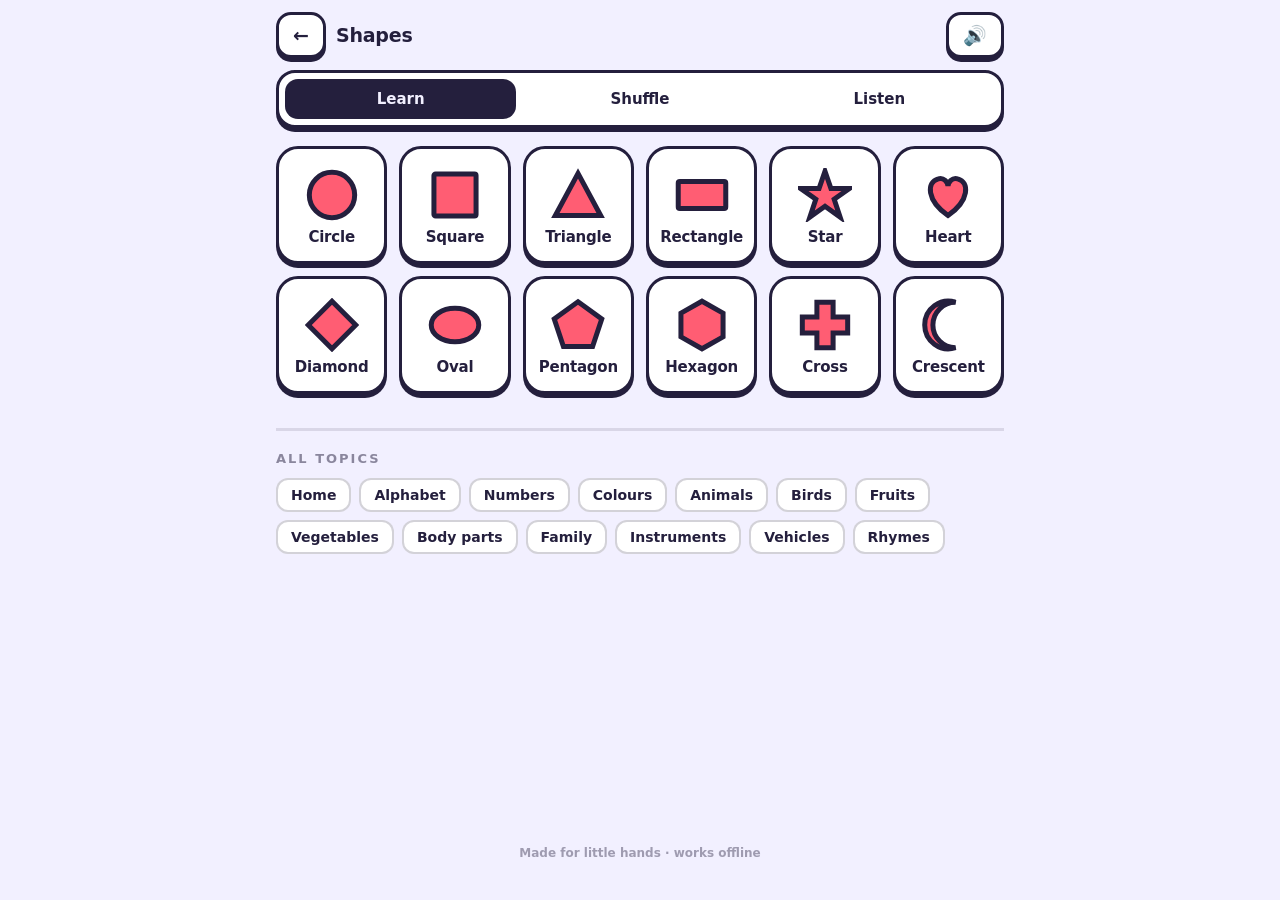
<file: shapes/index.html>
<!DOCTYPE html>
<html lang="en">
<head>
<meta charset="utf-8">
<meta name="viewport" content="width=device-width, initial-scale=1, viewport-fit=cover, maximum-scale=5">
<meta name="theme-color" content="#F2F0FF">
<title>Learn shapes for kids — Tap & Say</title>
<meta name="description" content="Circle, square, triangle, star and eight more shapes to name and match. Free shape practice for young children.">
<link rel="canonical" href="https://taptolearn.netlify.app/shapes/">
<meta property="og:type" content="website">
<meta property="og:site_name" content="Tap & Say">
<meta property="og:title" content="Learn shapes for kids — Tap & Say">
<meta property="og:description" content="Circle, square, triangle, star and eight more shapes to name and match. Free shape practice for young children.">
<meta property="og:url" content="https://taptolearn.netlify.app/shapes/">
<meta property="og:image" content="https://taptolearn.netlify.app/og-image.png">
<meta name="twitter:card" content="summary_large_image">
<link rel="icon" href="/favicon.svg" type="image/svg+xml">
<link rel="icon" href="/favicon.ico" sizes="32x32">
<link rel="apple-touch-icon" href="/apple-touch-icon.png">
<link rel="manifest" href="/manifest.webmanifest">
<link rel="stylesheet" href="/assets/style.css">
<script src="/assets/app.js" defer></script>
<script type="application/ld+json">{"@context":"https://schema.org","@type":"LearningResource","name":"Learn shapes","description":"Circle, square, triangle, star and eight more shapes to name and match. Free shape practice for young children.","url":"https://taptolearn.netlify.app/shapes/","learningResourceType":"flashcards","educationalLevel":"preschool","typicalAgeRange":"2-6","isAccessibleForFree":true,"inLanguage":"en","isPartOf":{"@type":"WebSite","name":"Tap & Say","url":"https://taptolearn.netlify.app/"}}</script>
</head>
<body data-topic="shapes">
<div class="app">
<header class="bar"><a class="chip" href="/" aria-label="Back to all topics">←</a><p class="t">Shapes</p><button class="chip" id="sound" aria-pressed="true" aria-label="Turn sound off">🔊</button></header>
<h1 class="sr">Learn shapes</h1>
<main id="view"></main>
<nav class="topics-foot"><h2>All topics</h2><ul><li><a href="/">Home</a></li><li><a href="/alphabet/">Alphabet</a></li><li><a href="/numbers/">Numbers</a></li><li><a href="/colours/">Colours</a></li><li><a href="/animals/">Animals</a></li><li><a href="/birds/">Birds</a></li><li><a href="/fruits/">Fruits</a></li><li><a href="/vegetables/">Vegetables</a></li><li><a href="/body/">Body parts</a></li><li><a href="/family/">Family</a></li><li><a href="/instruments/">Instruments</a></li><li><a href="/vehicles/">Vehicles</a></li><li><a href="/rhymes/">Rhymes</a></li></ul></nav>
<p class="foot">Made for little hands · works offline</p>
</div>
</body>
</html>
</file>
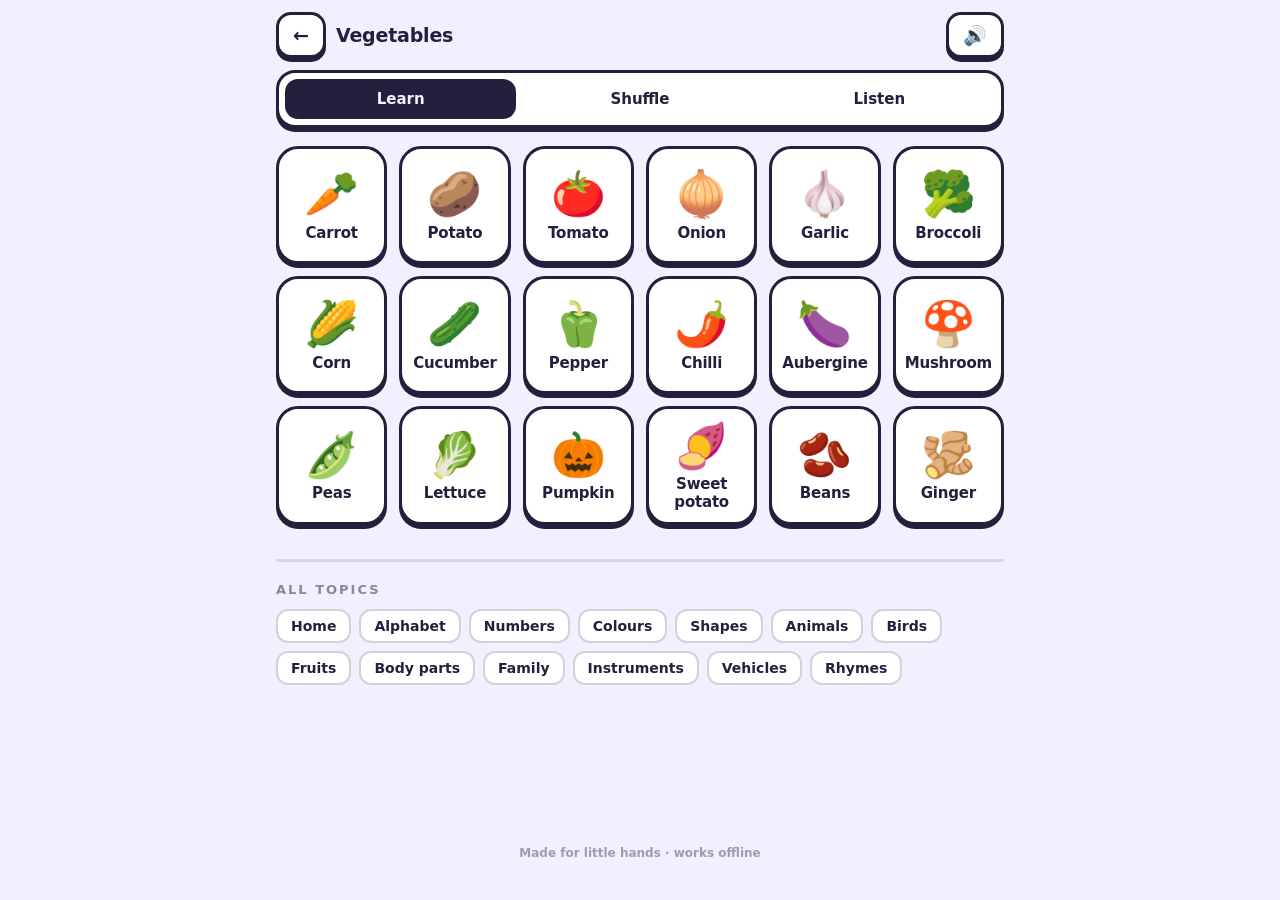
<file: vegetables/index.html>
<!DOCTYPE html>
<html lang="en">
<head>
<meta charset="utf-8">
<meta name="viewport" content="width=device-width, initial-scale=1, viewport-fit=cover, maximum-scale=5">
<meta name="theme-color" content="#F2F0FF">
<title>Learn vegetable names for kids — Tap & Say</title>
<meta name="description" content="Carrot, potato, tomato and more vegetables to name aloud. Free picture flashcards for preschoolers.">
<link rel="canonical" href="https://taptolearn.netlify.app/vegetables/">
<meta property="og:type" content="website">
<meta property="og:site_name" content="Tap & Say">
<meta property="og:title" content="Learn vegetable names for kids — Tap & Say">
<meta property="og:description" content="Carrot, potato, tomato and more vegetables to name aloud. Free picture flashcards for preschoolers.">
<meta property="og:url" content="https://taptolearn.netlify.app/vegetables/">
<meta property="og:image" content="https://taptolearn.netlify.app/og-image.png">
<meta name="twitter:card" content="summary_large_image">
<link rel="icon" href="/favicon.svg" type="image/svg+xml">
<link rel="icon" href="/favicon.ico" sizes="32x32">
<link rel="apple-touch-icon" href="/apple-touch-icon.png">
<link rel="manifest" href="/manifest.webmanifest">
<link rel="stylesheet" href="/assets/style.css">
<script src="/assets/app.js" defer></script>
<script type="application/ld+json">{"@context":"https://schema.org","@type":"LearningResource","name":"Learn vegetable names","description":"Carrot, potato, tomato and more vegetables to name aloud. Free picture flashcards for preschoolers.","url":"https://taptolearn.netlify.app/vegetables/","learningResourceType":"flashcards","educationalLevel":"preschool","typicalAgeRange":"2-6","isAccessibleForFree":true,"inLanguage":"en","isPartOf":{"@type":"WebSite","name":"Tap & Say","url":"https://taptolearn.netlify.app/"}}</script>
</head>
<body data-topic="vegetables">
<div class="app">
<header class="bar"><a class="chip" href="/" aria-label="Back to all topics">←</a><p class="t">Vegetables</p><button class="chip" id="sound" aria-pressed="true" aria-label="Turn sound off">🔊</button></header>
<h1 class="sr">Learn vegetable names</h1>
<main id="view"></main>
<nav class="topics-foot"><h2>All topics</h2><ul><li><a href="/">Home</a></li><li><a href="/alphabet/">Alphabet</a></li><li><a href="/numbers/">Numbers</a></li><li><a href="/colours/">Colours</a></li><li><a href="/shapes/">Shapes</a></li><li><a href="/animals/">Animals</a></li><li><a href="/birds/">Birds</a></li><li><a href="/fruits/">Fruits</a></li><li><a href="/body/">Body parts</a></li><li><a href="/family/">Family</a></li><li><a href="/instruments/">Instruments</a></li><li><a href="/vehicles/">Vehicles</a></li><li><a href="/rhymes/">Rhymes</a></li></ul></nav>
<p class="foot">Made for little hands · works offline</p>
</div>
</body>
</html>
</file>
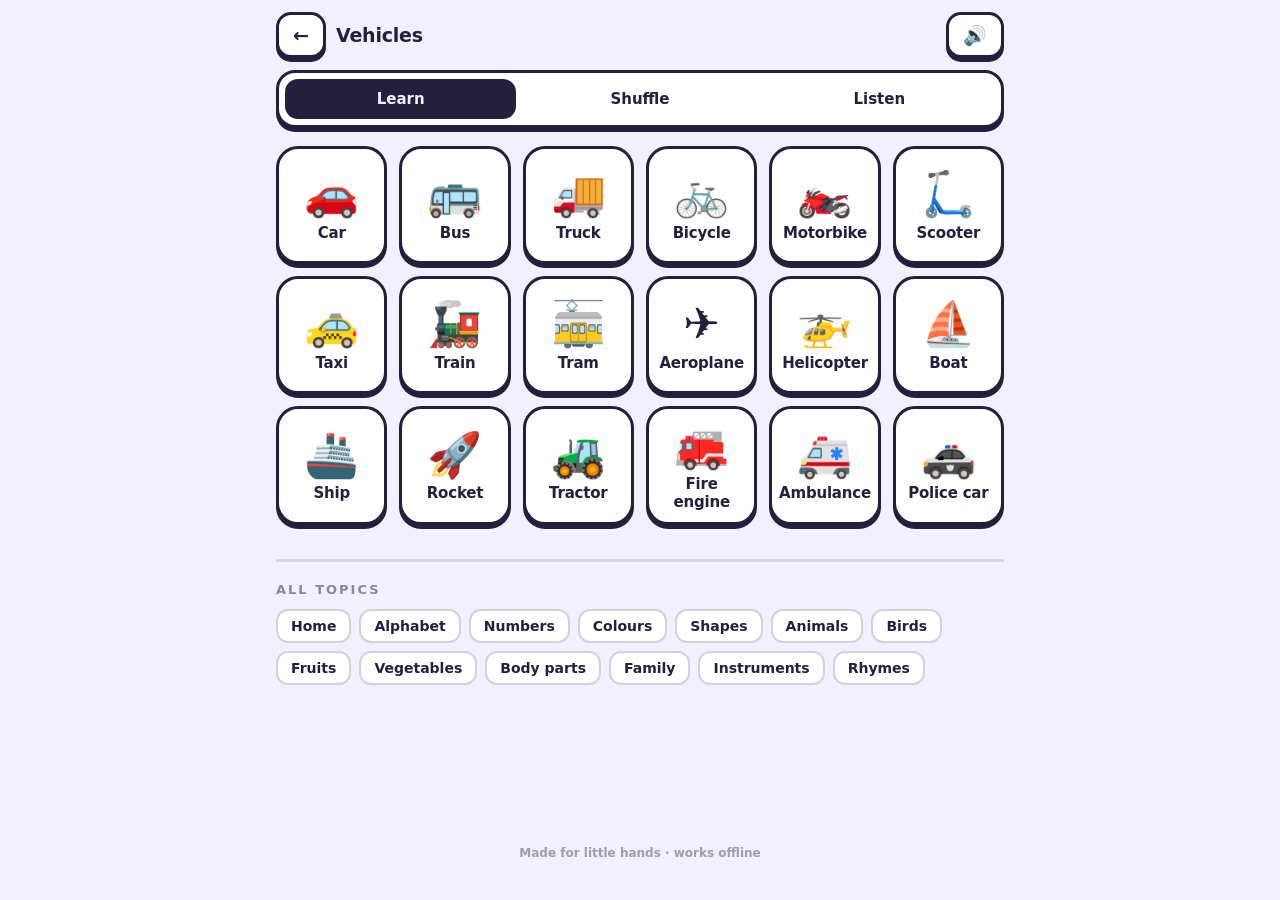
<file: vehicles/index.html>
<!DOCTYPE html>
<html lang="en">
<head>
<meta charset="utf-8">
<meta name="viewport" content="width=device-width, initial-scale=1, viewport-fit=cover, maximum-scale=5">
<meta name="theme-color" content="#F2F0FF">
<title>Learn vehicle names for kids — Tap & Say</title>
<meta name="description" content="Car, bus, train, aeroplane and more things that go, with pictures and sound. Free flashcards for toddlers.">
<link rel="canonical" href="https://taptolearn.netlify.app/vehicles/">
<meta property="og:type" content="website">
<meta property="og:site_name" content="Tap & Say">
<meta property="og:title" content="Learn vehicle names for kids — Tap & Say">
<meta property="og:description" content="Car, bus, train, aeroplane and more things that go, with pictures and sound. Free flashcards for toddlers.">
<meta property="og:url" content="https://taptolearn.netlify.app/vehicles/">
<meta property="og:image" content="https://taptolearn.netlify.app/og-image.png">
<meta name="twitter:card" content="summary_large_image">
<link rel="icon" href="/favicon.svg" type="image/svg+xml">
<link rel="icon" href="/favicon.ico" sizes="32x32">
<link rel="apple-touch-icon" href="/apple-touch-icon.png">
<link rel="manifest" href="/manifest.webmanifest">
<link rel="stylesheet" href="/assets/style.css">
<script src="/assets/app.js" defer></script>
<script type="application/ld+json">{"@context":"https://schema.org","@type":"LearningResource","name":"Learn vehicle names","description":"Car, bus, train, aeroplane and more things that go, with pictures and sound. Free flashcards for toddlers.","url":"https://taptolearn.netlify.app/vehicles/","learningResourceType":"flashcards","educationalLevel":"preschool","typicalAgeRange":"2-6","isAccessibleForFree":true,"inLanguage":"en","isPartOf":{"@type":"WebSite","name":"Tap & Say","url":"https://taptolearn.netlify.app/"}}</script>
</head>
<body data-topic="vehicles">
<div class="app">
<header class="bar"><a class="chip" href="/" aria-label="Back to all topics">←</a><p class="t">Vehicles</p><button class="chip" id="sound" aria-pressed="true" aria-label="Turn sound off">🔊</button></header>
<h1 class="sr">Learn vehicle names</h1>
<main id="view"></main>
<nav class="topics-foot"><h2>All topics</h2><ul><li><a href="/">Home</a></li><li><a href="/alphabet/">Alphabet</a></li><li><a href="/numbers/">Numbers</a></li><li><a href="/colours/">Colours</a></li><li><a href="/shapes/">Shapes</a></li><li><a href="/animals/">Animals</a></li><li><a href="/birds/">Birds</a></li><li><a href="/fruits/">Fruits</a></li><li><a href="/vegetables/">Vegetables</a></li><li><a href="/body/">Body parts</a></li><li><a href="/family/">Family</a></li><li><a href="/instruments/">Instruments</a></li><li><a href="/rhymes/">Rhymes</a></li></ul></nav>
<p class="foot">Made for little hands · works offline</p>
</div>
</body>
</html>
</file>
<file: assets/style.css>
:root{
  --paper:#F2F0FF;
  --ink:#241F3D;
  --marigold:#FFC53D;
  --berry:#FF5D73;
  --sea:#2BB3C0;
  --leaf:#5CC26A;
  --plum:#9B6BD6;
  --card:#FFFFFF;
  --lift:0 6px 0 var(--ink);
  --lift-sm:0 4px 0 var(--ink);
  --r:22px;
  --font:ui-rounded,"SF Pro Rounded","Nunito","Varela Round",system-ui,-apple-system,"Segoe UI",Roboto,sans-serif;
}
*{box-sizing:border-box;-webkit-tap-highlight-color:transparent}
html,body{margin:0;height:100%}
body{
  background:var(--paper);color:var(--ink);font-family:var(--font);font-weight:700;
  overscroll-behavior-y:contain;-webkit-text-size-adjust:100%;
}
button{font:inherit;color:inherit;border:none;background:none;cursor:pointer;touch-action:manipulation}
a{color:inherit;text-decoration:none}
:focus-visible{outline:4px solid var(--sea);outline-offset:3px;border-radius:8px}
.sr{position:absolute;width:1px;height:1px;overflow:hidden;clip:rect(0 0 0 0);white-space:nowrap}

.app{max-width:760px;margin:0 auto;min-height:100%;
  padding:0 16px calc(28px + env(safe-area-inset-bottom));display:flex;flex-direction:column}
.bar{position:sticky;top:0;z-index:20;display:flex;align-items:center;gap:10px;
  padding:calc(12px + env(safe-area-inset-top)) 0 12px;
  background:linear-gradient(var(--paper) 72%,rgba(242,240,255,0))}
.bar .t{flex:1;margin:0;font-size:19px;letter-spacing:-.2px;font-weight:800;
  white-space:nowrap;overflow:hidden;text-overflow:ellipsis}
.chip{min-width:46px;height:46px;padding:0 14px;border-radius:15px;background:var(--card);
  border:3px solid var(--ink);box-shadow:var(--lift-sm);display:grid;place-items:center;
  font-size:19px;font-weight:800;transition:transform .08s,box-shadow .08s}
.chip:active{transform:translateY(4px);box-shadow:0 0 0 var(--ink)}
.chip[aria-pressed="false"]{opacity:.45}

.hero{padding:6px 2px 22px}
.eyebrow{font-size:12px;letter-spacing:2.4px;text-transform:uppercase;font-weight:800;
  color:var(--plum);margin:0 0 8px}
.hero h1{margin:0;font-size:clamp(32px,9vw,50px);line-height:.96;letter-spacing:-1.5px;font-weight:900}
.hero h1 em{font-style:normal;color:var(--berry)}
.hero p{margin:12px 0 0;font-weight:600;font-size:15px;opacity:.7;max-width:36ch}

.tiles{display:grid;gap:14px;grid-template-columns:repeat(auto-fit,minmax(148px,1fr))}
.tile{position:relative;border-radius:26px;padding:18px 16px 16px;border:3px solid var(--ink);
  box-shadow:var(--lift);display:flex;flex-direction:column;gap:6px;align-items:flex-start;
  text-align:left;transition:transform .1s,box-shadow .1s;min-height:130px}
.tile:active{transform:translateY(6px);box-shadow:0 0 0 var(--ink)}
.tile .glyph{font-size:36px;line-height:1}
.tile .name{font-size:20px;font-weight:900;letter-spacing:-.4px}
.tile .count{font-size:12px;font-weight:800;letter-spacing:1.4px;text-transform:uppercase;opacity:.55}
.tile:nth-child(5n+1){background:var(--marigold)}
.tile:nth-child(5n+2){background:var(--sea)}
.tile:nth-child(5n+3){background:var(--berry)}
.tile:nth-child(5n+4){background:var(--leaf)}
.tile:nth-child(5n+5){background:var(--plum)}

.modes{display:grid;grid-template-columns:repeat(auto-fit,minmax(88px,1fr));gap:8px;
  background:var(--card);border:3px solid var(--ink);border-radius:19px;padding:6px;
  margin-bottom:18px;box-shadow:var(--lift-sm)}
.mode{padding:11px 4px;border-radius:13px;font-size:15px;font-weight:800}
.mode[aria-selected="true"]{background:var(--ink);color:var(--paper)}

.grid{display:grid;gap:12px;grid-template-columns:repeat(auto-fill,minmax(104px,1fr))}
.card{background:var(--card);border:3px solid var(--ink);border-radius:var(--r);
  box-shadow:var(--lift-sm);padding:14px 8px 11px;display:flex;flex-direction:column;
  align-items:center;gap:6px;transition:transform .1s,box-shadow .1s;min-height:118px;
  justify-content:center}
.card:active{transform:translateY(4px);box-shadow:0 0 0 var(--ink)}
.card .glyph{font-size:clamp(36px,10vw,44px);line-height:1.05}
.card .label{font-size:15px;font-weight:800;letter-spacing:-.2px;text-align:center}
.card .sub{font-size:11px;font-weight:800;letter-spacing:1.2px;text-transform:uppercase;opacity:.5}
.swatch{width:54px;height:54px;border-radius:50%;border:3px solid var(--ink)}
.dots{display:flex;flex-wrap:wrap;gap:3px;justify-content:center;max-width:74px;min-height:11px}
.dots i{width:9px;height:9px;border-radius:50%;background:var(--berry);display:block}
.shape{width:54px;height:54px;display:block}
.shape *{fill:var(--berry);stroke:var(--ink);stroke-width:5;vector-effect:non-scaling-stroke}
.pop{animation:pop .34s ease}
@keyframes pop{0%{transform:scale(1)}40%{transform:scale(1.14)}100%{transform:scale(1)}}

.stage{display:flex;flex-direction:column;align-items:center;gap:18px;padding-top:6px}
.big{width:100%;max-width:380px;aspect-ratio:1/1;background:var(--card);border:4px solid var(--ink);
  border-radius:34px;box-shadow:0 9px 0 var(--ink);display:flex;flex-direction:column;
  align-items:center;justify-content:center;gap:10px;transition:transform .1s,box-shadow .1s}
.big:active{transform:translateY(7px);box-shadow:0 2px 0 var(--ink)}
.big .glyph{font-size:clamp(78px,28vw,132px);line-height:1}
.big .label{font-size:clamp(26px,8vw,40px);font-weight:900;letter-spacing:-1px;text-align:center;
  padding:0 12px}
.big .sub{font-size:13px;font-weight:800;letter-spacing:2px;text-transform:uppercase;opacity:.5}
.big .swatch,.big .shape{width:clamp(96px,28vw,140px);height:clamp(96px,28vw,140px)}
.big .dots{max-width:180px}
.big .dots i{width:15px;height:15px}
.deal{animation:deal .32s cubic-bezier(.2,.9,.3,1.2)}
@keyframes deal{0%{transform:translateY(16px) rotate(-3deg);opacity:0}100%{transform:none;opacity:1}}
.next{background:var(--marigold);border:3px solid var(--ink);border-radius:18px;box-shadow:var(--lift);
  padding:15px 34px;font-size:19px;font-weight:900;transition:transform .1s,box-shadow .1s}
.next:active{transform:translateY(6px);box-shadow:0 0 0 var(--ink)}

.prompt{width:100%;background:var(--ink);color:var(--paper);border-radius:24px;padding:20px 18px;
  text-align:center;margin-bottom:16px}
.prompt .q{font-size:13px;letter-spacing:2px;text-transform:uppercase;opacity:.6;margin:0 0 12px}
.replay{background:var(--marigold);color:var(--ink);border-radius:16px;padding:13px 26px;
  font-size:18px;font-weight:900;border:3px solid var(--paper)}
.replay:active{transform:translateY(3px)}
.streak{margin:14px 0 0;font-size:14px;font-weight:800;text-align:center;opacity:.65}
.right{background:var(--leaf);animation:pop .34s ease}
.wrong{animation:shake .34s}
@keyframes shake{0%,100%{transform:none}25%{transform:translateX(-7px)}75%{transform:translateX(7px)}}

.rhymes{display:grid;gap:12px}
.rhyme{display:flex;align-items:center;gap:14px;background:var(--card);border:3px solid var(--ink);
  border-radius:var(--r);box-shadow:var(--lift-sm);padding:14px 16px;text-align:left;width:100%;
  transition:transform .1s,box-shadow .1s}
.rhyme:active{transform:translateY(4px);box-shadow:0 0 0 var(--ink)}
.rhyme .glyph{font-size:34px;line-height:1}
.rhyme .meta{flex:1}
.rhyme .label{display:block;font-size:17px;font-weight:900;letter-spacing:-.3px}
.rhyme .sub{display:block;font-size:11px;font-weight:800;letter-spacing:1.2px;
  text-transform:uppercase;opacity:.45;margin-top:3px}
.rhyme .play{width:44px;height:44px;border-radius:50%;background:var(--marigold);
  border:3px solid var(--ink);display:grid;place-items:center;font-size:16px;flex:none}
.note{background:var(--card);border:3px dashed var(--ink);border-radius:var(--r);padding:16px 18px;
  font-size:14px;font-weight:600;line-height:1.5;margin-bottom:16px}
.note b{font-weight:900}

.topics-foot{margin-top:34px;padding-top:20px;border-top:3px solid rgba(36,31,61,.12)}
.topics-foot h2{font-size:13px;letter-spacing:2px;text-transform:uppercase;opacity:.5;margin:0 0 12px}
.topics-foot ul{list-style:none;margin:0;padding:0;display:flex;flex-wrap:wrap;gap:8px}
.topics-foot a{background:var(--card);border:2px solid rgba(36,31,61,.2);border-radius:12px;
  padding:7px 13px;font-size:14px;font-weight:800;display:block}
.foot{margin-top:auto;padding-top:26px;text-align:center;font-size:12px;font-weight:700;opacity:.4}
@media (prefers-reduced-motion:reduce){*{animation:none!important;transition:none!important}}
</file>
